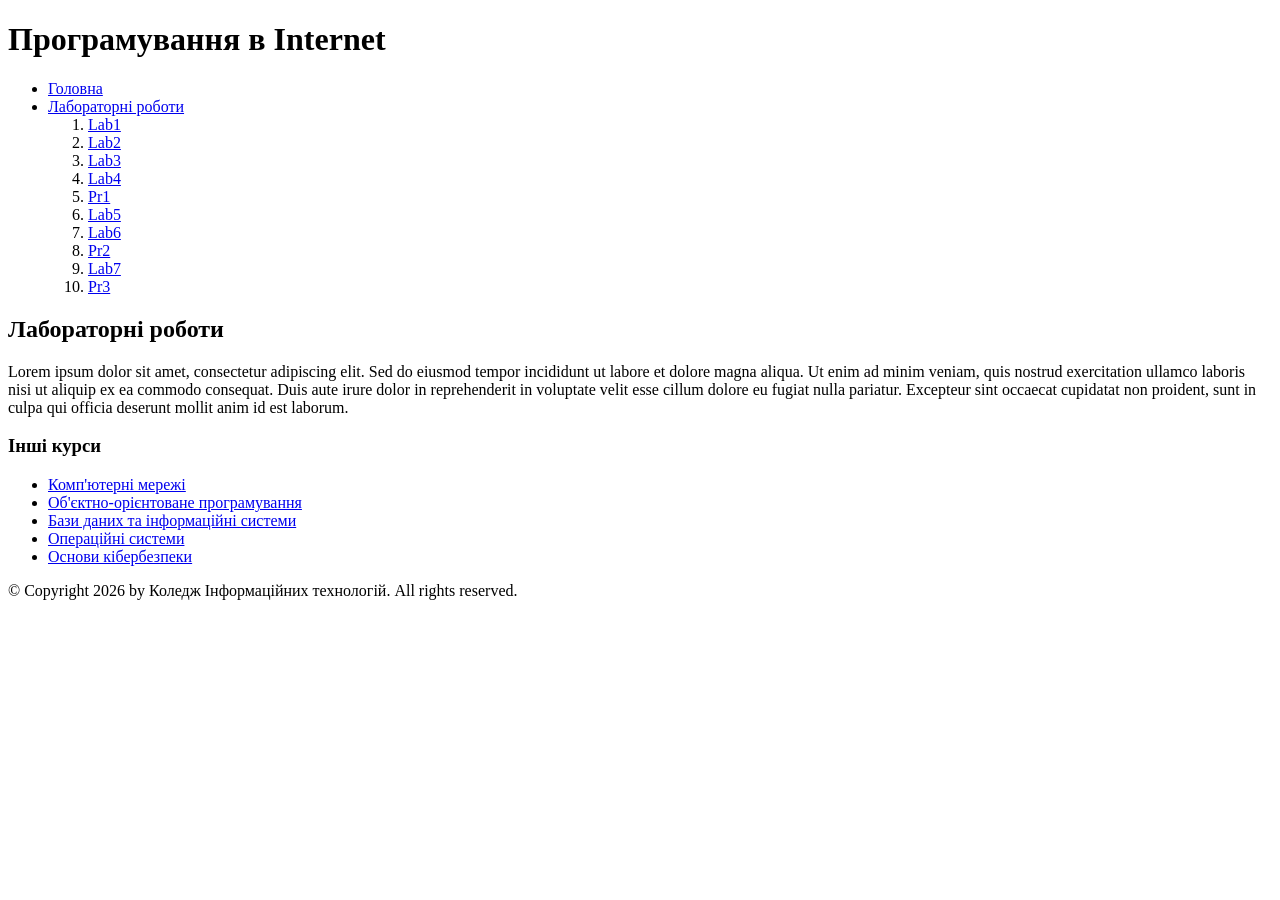
<file: index.html>
<!DOCTYPE html>
<html lang="uk">
<head>
    <meta charset="UTF-8">
    <meta name="viewport" content="width=device-width, initial-scale=1.0">
    <title>Лабораторна робота №2</title>
</head>
<body>

    <header>
        <h1>Програмування в Internet</h1>
    </header>

    <nav>
        <ul>
            <li><a href="/">Головна</a></li>
            <li>
                <a href="#labs">Лабораторні роботи</a>
                <ol>
                    <li><a href="./lab_1/index.html">Lab1 </a></li>
                    <li><a href="./LAB2/index.html">Lab2 </a></li>
                    <li><a href="./lab3/index.html">Lab3 </a></li>
                    <li><a href="./lab4/index.html">Lab4 </a></li>
                    <li><a href="./Pr1/index.html">Pr1 </a></li>
                    <li><a href="./lab5/index.html">Lab5 </a></li>
                    <li><a href="./lab6/index.html">Lab6</a></li>
                    <li><a href="./Pr2/index.html">Pr2</a></li>
                    <li><a href="./lab7/index.html">Lab7</a></li>
                    <li><a href="./Pr3/index.html">Pr3</a></li>
                </ol>
            </li>
        </ul>
    </nav>

    <!-- Main: Основний контент сайту -->
    <main>
        <article>
            <section id="labs">
                <h2>Лабораторні роботи</h2>
                <p>Lorem ipsum dolor sit amet, consectetur adipiscing elit. Sed do eiusmod tempor incididunt ut labore et dolore magna aliqua. Ut enim ad minim veniam, quis nostrud exercitation ullamco laboris nisi ut aliquip ex ea commodo consequat. Duis aute irure dolor in reprehenderit in voluptate velit esse cillum dolore eu fugiat nulla pariatur. Excepteur sint occaecat cupidatat non proident, sunt in culpa qui officia deserunt mollit anim id est laborum.</p>
            </section>
        </article>

        <!-- Aside: Інші курси -->
        <aside>
            <h3>Інші курси</h3>
            <ul>
                <li><a href="https://www.coursera.org/learn/computer-networking" target="_blank">Комп'ютерні мережі</a></li>
                <li><a href="https://www.coursera.org/learn/programming-languages" target="_blank">Об'єктно-орієнтоване програмування</a></li>
                <li><a href="https://www.coursera.org/learn/databases" target="_blank">Бази даних та інформаційні системи</a></li>
                <li><a href="https://www.coursera.org/learn/operating-systems" target="_blank">Операційні системи</a></li>
                <li><a href="https://www.coursera.org/learn/cybersecurity-basics" target="_blank">Основи кібербезпеки</a></li>
            </ul>
        </aside>
    </main>

    <!-- Footer: Авторські права -->
    <footer>
        <p>&copy; Copyright 2026 by Коледж Інформаційних технологій. All rights reserved.</p>
    </footer>

</body>
</html>
</file>
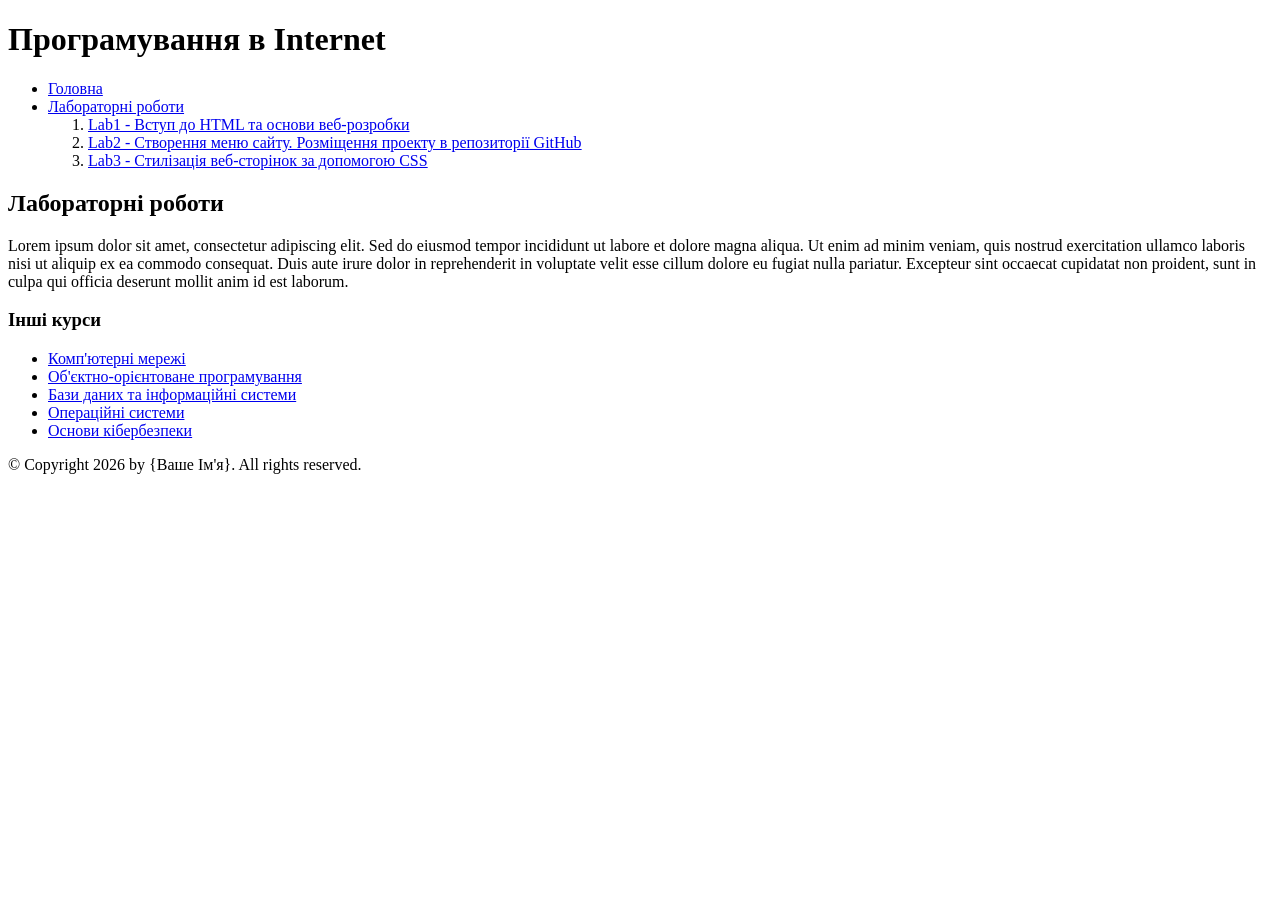
<file: LAB2/index.html>
<!DOCTYPE html>
<html lang="uk">
<head>
    <meta charset="UTF-8">
    <meta name="viewport" content="width=device-width, initial-scale=1.0">
    <title>Лабораторна робота №2</title>
</head>
<body>

    <header>
        <h1>Програмування в Internet</h1>
    </header>

    <nav>
        <ul>
            <li><a href="/">Головна</a></li>
            <li>
                <a href="#labs">Лабораторні роботи</a>
                <ol>
                    <li><a href="https://loquacious-peony-5c8db0.netlify.app/">Lab1 - Вступ до HTML та основи веб-розробки</a></li>
                    <li><a href="/LAB2/index.html">Lab2 - Створення меню сайту. Розміщення проекту в репозиторії GitHub</a></li>
                    <li><a href="/">Lab3 - Стилізація веб-сторінок за допомогою CSS</a></li>
                </ol>
            </li>
        </ul>
    </nav>

    <!-- Main: Основний контент сайту -->
    <main>
        <article>
            <section id="labs">
                <h2>Лабораторні роботи</h2>
                <p>Lorem ipsum dolor sit amet, consectetur adipiscing elit. Sed do eiusmod tempor incididunt ut labore et dolore magna aliqua. Ut enim ad minim veniam, quis nostrud exercitation ullamco laboris nisi ut aliquip ex ea commodo consequat. Duis aute irure dolor in reprehenderit in voluptate velit esse cillum dolore eu fugiat nulla pariatur. Excepteur sint occaecat cupidatat non proident, sunt in culpa qui officia deserunt mollit anim id est laborum.</p>
            </section>
        </article>

        <!-- Aside: Інші курси -->
        <aside>
            <h3>Інші курси</h3>
            <ul>
                <li><a href="https://www.coursera.org/learn/computer-networking" target="_blank">Комп'ютерні мережі</a></li>
                <li><a href="https://www.coursera.org/learn/programming-languages" target="_blank">Об'єктно-орієнтоване програмування</a></li>
                <li><a href="https://www.coursera.org/learn/databases" target="_blank">Бази даних та інформаційні системи</a></li>
                <li><a href="https://www.coursera.org/learn/operating-systems" target="_blank">Операційні системи</a></li>
                <li><a href="https://www.coursera.org/learn/cybersecurity-basics" target="_blank">Основи кібербезпеки</a></li>
            </ul>
        </aside>
    </main>

    <!-- Footer: Авторські права -->
    <footer>
        <p>&copy; Copyright 2026 by {Ваше Ім'я}. All rights reserved.</p>
    </footer>

</body>
</html>
</file>
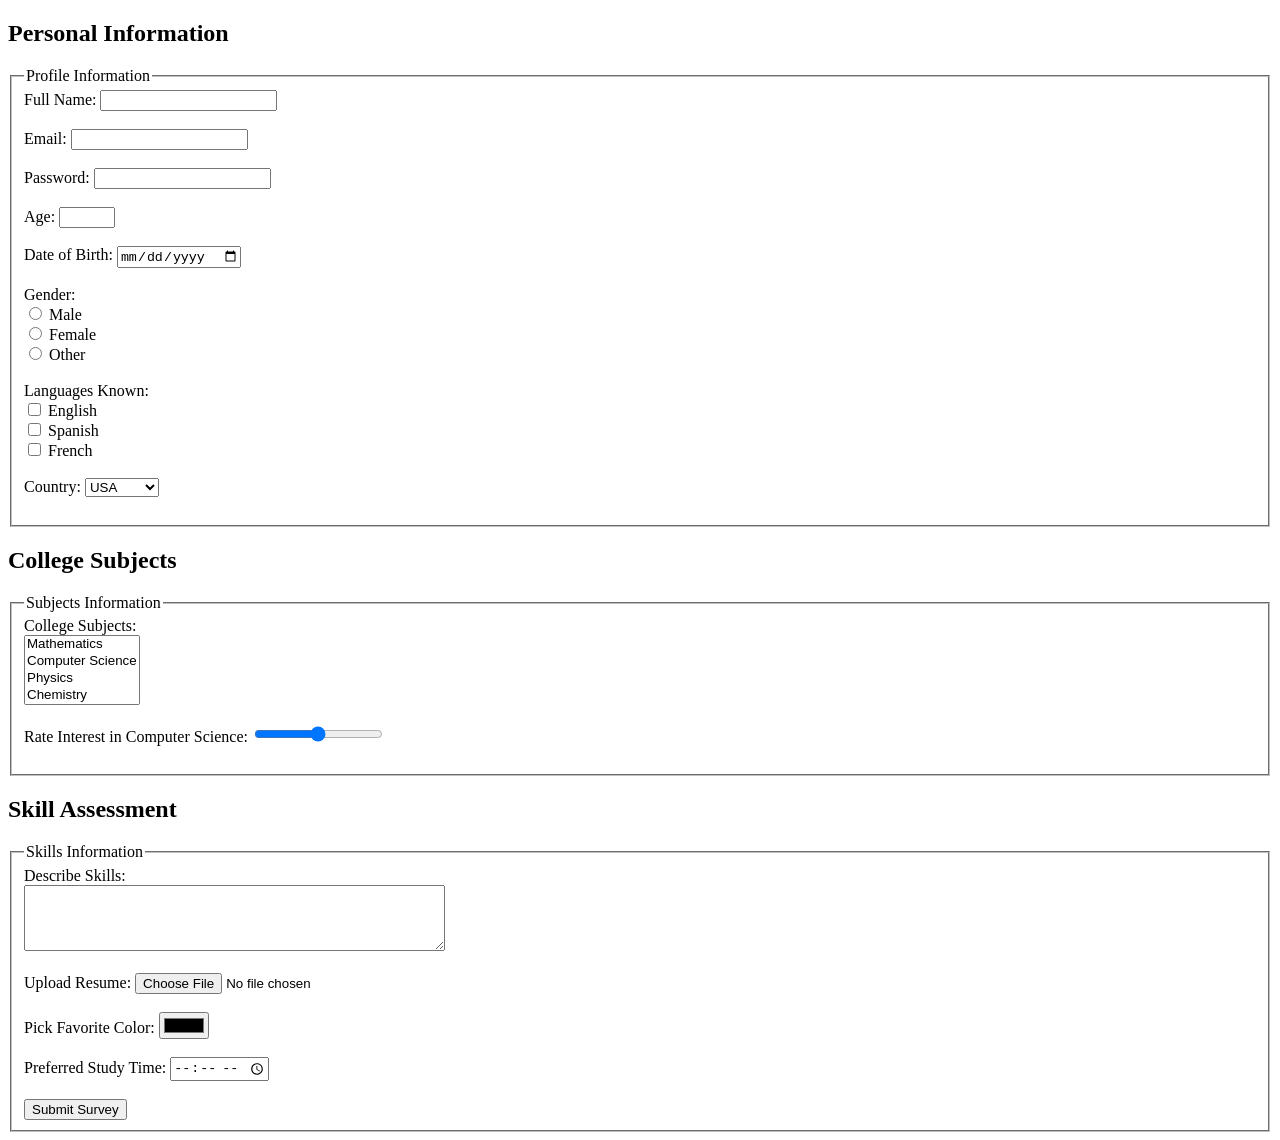
<file: lab4/index.html>
<!DOCTYPE html>
<html lang="en">

<head>
    <meta charset="UTF-8">
    <meta name="viewport" content="width=device-width, initial-scale=1.0">
    <title>4</title>
</head>

<body>
    <main>
        <form>
            <h2>Personal Information</h2>
            <fieldset>
                <legend>Profile Information</legend>
                <label for="fullName">Full Name:</label>
                <input type="text" id="fullName" name="fullName" required><br><br>

                <label for="email">Email:</label>
                <input type="email" id="email" name="email" required><br><br>

                <label for="password">Password:</label>
                <input type="password" id="password" name="password" required><br><br>

                <label for="age">Age:</label>
                <input type="number" id="age" name="age" min="1" max="120"><br><br>

                <label for="dob">Date of Birth:</label>
                <input type="date" id="dob" name="dob"><br><br>

                <label>Gender:</label><br>
                <input type="radio" id="male" name="gender" value="male">
                <label for="male">Male</label><br>
                <input type="radio" id="female" name="gender" value="female">
                <label for="female">Female</label><br>
                <input type="radio" id="other" name="gender" value="other">
                <label for="other">Other</label><br><br>

                <label>Languages Known:</label><br>
                <input type="checkbox" id="english" name="languages" value="english">
                <label for="english">English</label><br>
                <input type="checkbox" id="spanish" name="languages" value="spanish">
                <label for="spanish">Spanish</label><br>
                <input type="checkbox" id="french" name="languages" value="french">
                <label for="french">French</label><br><br>

                <label for="country">Country:</label>
                <select id="country" name="country">
                    <option value="usa">USA</option>
                    <option value="uk">UK</option>
                    <option value="canada">Canada</option>
                    <option value="australia">Australia</option>
                </select><br><br>
            </fieldset>
            <h2>College Subjects</h2>
            <fieldset>
                <legend>Subjects Information</legend>
                <label for="subjects">College Subjects:</label><br>
                <select id="subjects" name="subjects" multiple>
                    <option value="mathematics">Mathematics</option>
                    <option value="computerScience">Computer Science</option>
                    <option value="physics">Physics</option>
                    <option value="chemistry">Chemistry</option>
                    <option value="english">English</option>
                </select><br><br>
                <label for="interest">Rate Interest in Computer Science:</label>
                <input type="range" id="interest" name="interest" min="0" max="10"><br><br>
            </fieldset>

            <h2>Skill Assessment</h2>
            <fieldset>
                <legend>Skills Information</legend>
                <label for="skills">Describe Skills:</label><br>
                <textarea id="skills" name="skills" rows="4" cols="50"></textarea><br><br>

                <label for="resume">Upload Resume:</label>
                <input type="file" id="resume" name="resume"><br><br>

                <label for="favoriteColor">Pick Favorite Color:</label>
                <input type="color" id="favoriteColor" name="favoriteColor"><br><br>

                <label for="studyTime">Preferred Study Time:</label>
                <input type="time" id="studyTime" name="studyTime"><br><br>

                <input type="submit" value="Submit Survey">
            </fieldset>
        </form>
    </main>
</body>

</html>
</file>
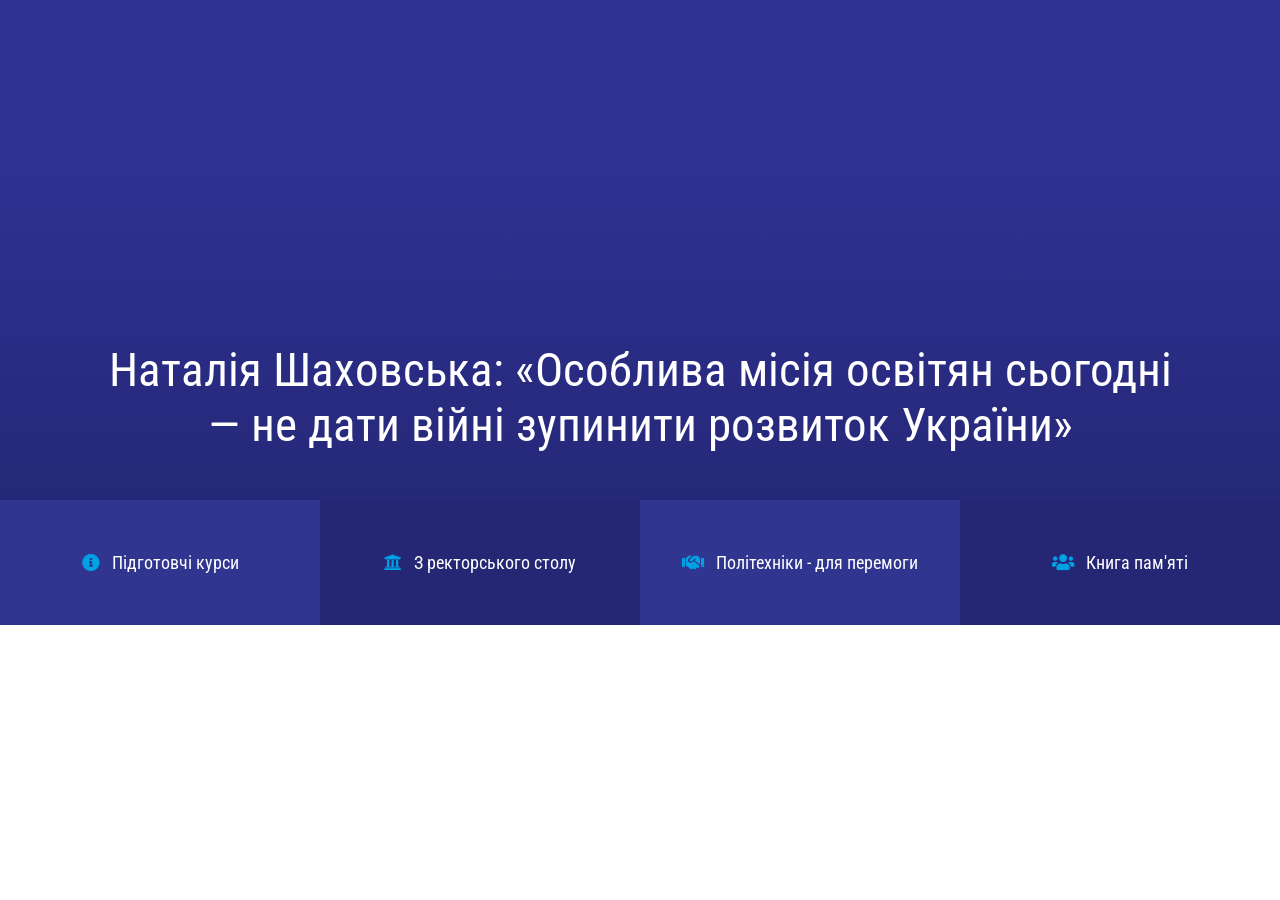
<file: lab5/index.html>
<!DOCTYPE html>
<html lang="uk">
<head>
    <meta charset="UTF-8">
    <meta name="viewport" content="width=device-width, initial-scale=1.0">
    <title>Львівська політехніка</title>
    <link rel="preconnect" href="https://fonts.googleapis.com">
    <link rel="preconnect" href="https://fonts.gstatic.com" crossorigin>
    <link href="https://fonts.googleapis.com/css2?family=Roboto+Condensed:wght@400;700&display=swap" rel="stylesheet">
    <link rel="stylesheet" href="https://cdnjs.cloudflare.com/ajax/libs/font-awesome/5.13.1/css/all.min.css">
    <link rel="stylesheet" href="style.css">
</head>
<body>
    <header id="hero_container" aria-label="Hero Image">
        <div id="hero" style="background-image: url('https://lpnu.ua/sites/default/files/styles/hero/public/2026/10/3/news/37814/znimok-ekrana-2026-10-03-223810.png?itok=f-rkRipX');">
            <div class="shadow"></div>
            <div class="hero-content">
                <h1>
                    <a href="https://lpnu.ua/news/nataliia-shakhovska-osoblyva-misiia-osvitian-sohodni-ne-daty-viini-zupynyty-rozvytok-ukrainy">
                        Наталія Шаховська: «Особлива місія освітян сьогодні — не дати війні зупинити розвиток України»
                    </a>
                </h1>
            </div>
        </div>

        <nav class="shortcuts" aria-label="Швидкі посилання">
            <a class="shortcut shortcut-1" href="https://lpnu.ua/pidhotovchi-kursy">
                <h2><i class="fas fa-info-circle" aria-hidden="true"></i><span>Підготовчі курси</span></h2>
            </a>
            <a class="shortcut shortcut-2" href="https://lpnu.ua/reflections">
                <h2><i class="fas fa-university" aria-hidden="true"></i><span>З ректорського столу</span></h2>
            </a>
            <a class="shortcut shortcut-3" href="https://lpnu.ua/politekhniky-dlia-peremohy">
                <h2><i class="fas fa-handshake" aria-hidden="true"></i><span>Політехніки - для перемоги</span></h2>
            </a>
            <a class="shortcut shortcut-4" href="https://lpnu.ua/knyha-pamiati">
                <h2><i class="fas fa-users" aria-hidden="true"></i><span>Книга пам'яті</span></h2>
            </a>
        </nav>
    </header>
</body>
</html>
</file>
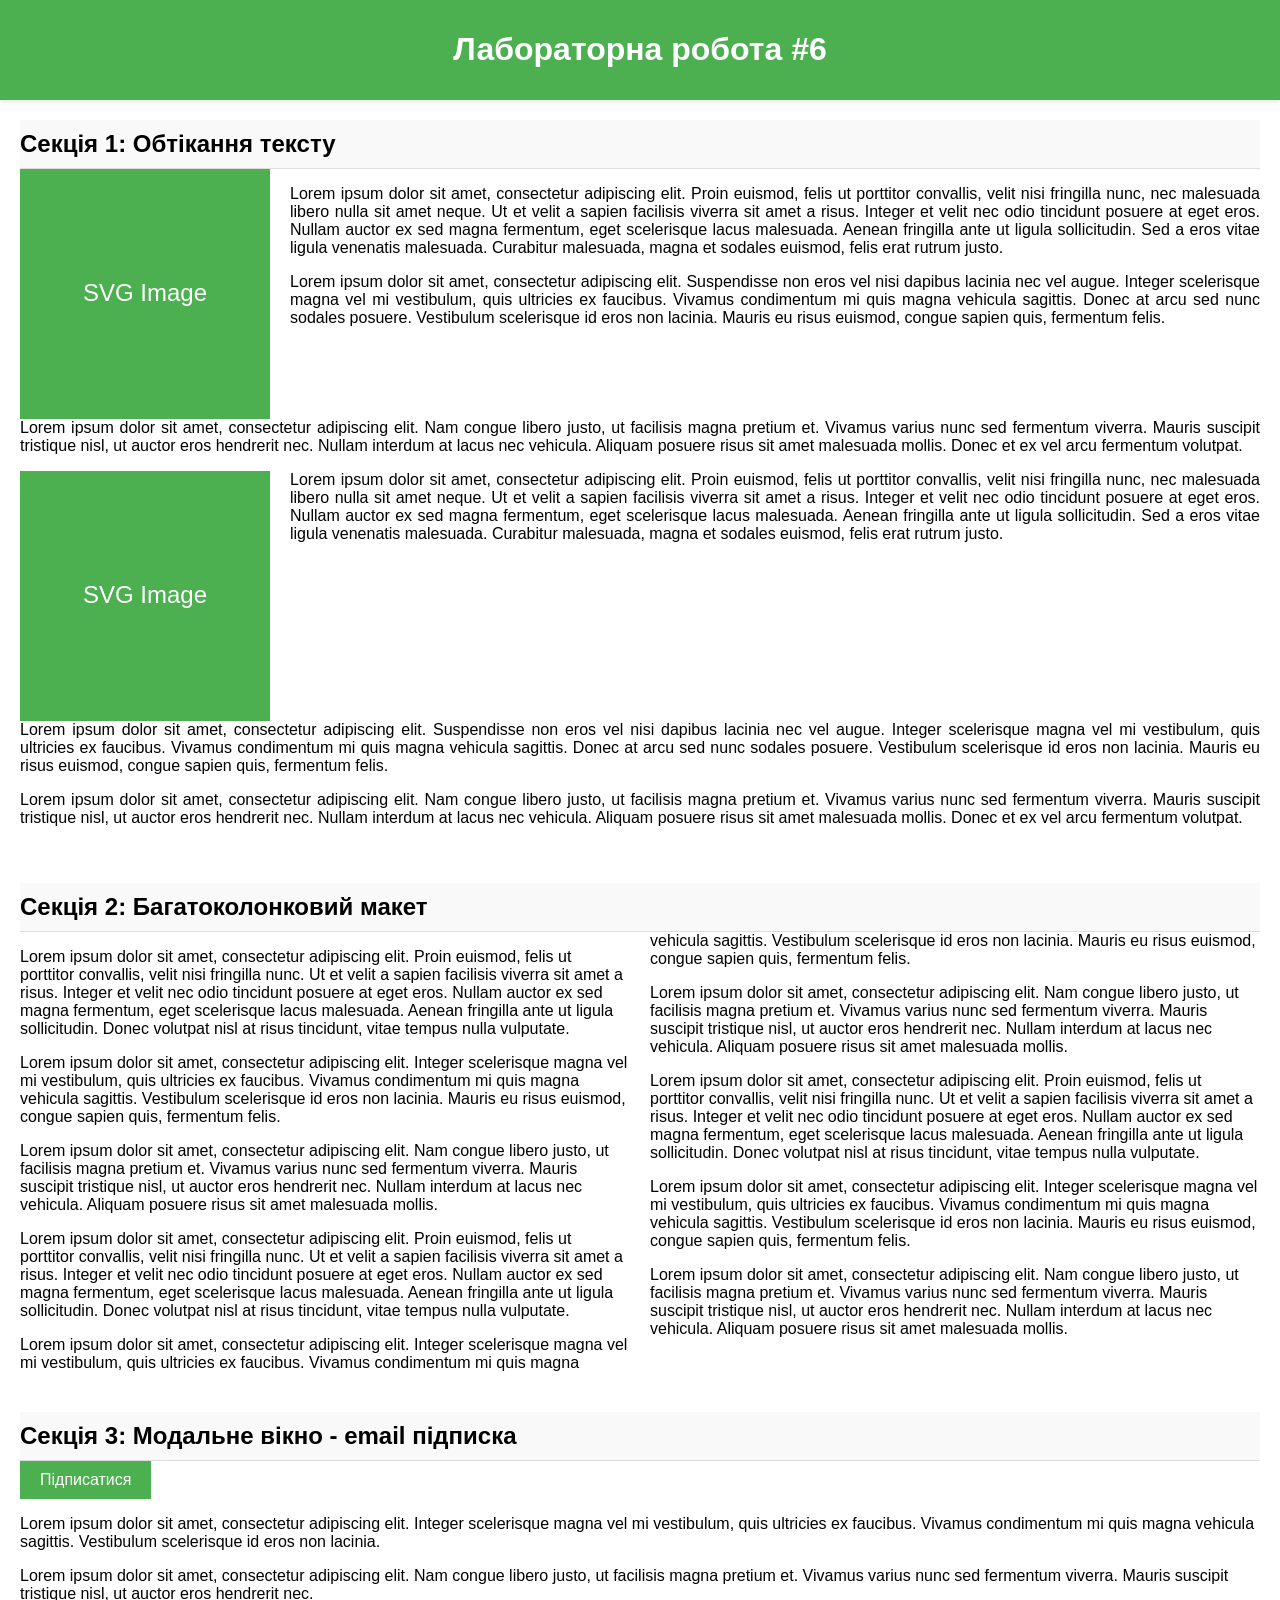
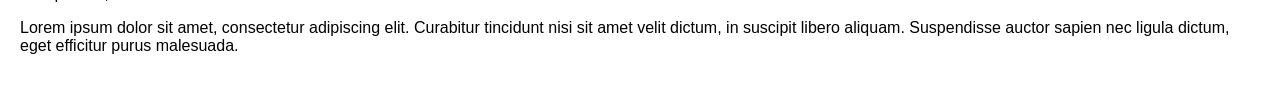
<file: lab6/index.html>
<!DOCTYPE html>
<html lang="uk">
<head>
    <meta charset="UTF-8">
    <meta name="viewport" content="width=device-width, initial-scale=1.0">
    <title>Лабораторна робота #6: floats, positioning, multicolumn layout.</title>
    <link rel="stylesheet" href="style/styles.css">
</head>
<body>
<header>
    <h1>Лабораторна робота #6</h1>
</header>

<!-- Секція 1 -->
<section id="section-1">
    <h2>Секція 1: Обтікання тексту</h2>
    <img src="img/image.svg" alt="SVG зображення">
    <p class="text">
        Lorem ipsum dolor sit amet, consectetur adipiscing elit.
        Proin euismod, felis ut porttitor convallis, velit nisi fringilla nunc, nec malesuada libero nulla sit amet neque.
        Ut et velit a sapien facilisis viverra sit amet a risus. Integer et velit nec odio tincidunt posuere at eget eros.
        Nullam auctor ex sed magna fermentum, eget scelerisque lacus malesuada. Aenean fringilla ante ut ligula sollicitudin.
        Sed a eros vitae ligula venenatis malesuada. Curabitur malesuada, magna et sodales euismod, felis erat rutrum justo.
    </p>
    <p class="text">
        Lorem ipsum dolor sit amet, consectetur adipiscing elit. Suspendisse non eros vel nisi dapibus lacinia nec vel augue.
        Integer scelerisque magna vel mi vestibulum, quis ultricies ex faucibus. Vivamus condimentum mi quis magna vehicula sagittis.
        Donec at arcu sed nunc sodales posuere. Vestibulum scelerisque id eros non lacinia. Mauris eu risus euismod, congue sapien quis,
        fermentum felis.
    </p>
    <p class="text clear">
        Lorem ipsum dolor sit amet, consectetur adipiscing elit. Nam congue libero justo, ut facilisis magna pretium et.
        Vivamus varius nunc sed fermentum viverra. Mauris suscipit tristique nisl, ut auctor eros hendrerit nec.
        Nullam interdum at lacus nec vehicula. Aliquam posuere risus sit amet malesuada mollis. Donec et ex vel arcu fermentum volutpat.
    </p>
    <img src="img/image.svg" alt="SVG зображення">
    <p class="text">
        Lorem ipsum dolor sit amet, consectetur adipiscing elit.
        Proin euismod, felis ut porttitor convallis, velit nisi fringilla nunc, nec malesuada libero nulla sit amet neque.
        Ut et velit a sapien facilisis viverra sit amet a risus. Integer et velit nec odio tincidunt posuere at eget eros.
        Nullam auctor ex sed magna fermentum, eget scelerisque lacus malesuada. Aenean fringilla ante ut ligula sollicitudin.
        Sed a eros vitae ligula venenatis malesuada. Curabitur malesuada, magna et sodales euismod, felis erat rutrum justo.
    </p>
    <p class="text clear">
        Lorem ipsum dolor sit amet, consectetur adipiscing elit. Suspendisse non eros vel nisi dapibus lacinia nec vel augue.
        Integer scelerisque magna vel mi vestibulum, quis ultricies ex faucibus. Vivamus condimentum mi quis magna vehicula sagittis.
        Donec at arcu sed nunc sodales posuere. Vestibulum scelerisque id eros non lacinia. Mauris eu risus euismod, congue sapien quis,
        fermentum felis.
    </p>
    <p class="text">
        Lorem ipsum dolor sit amet, consectetur adipiscing elit. Nam congue libero justo, ut facilisis magna pretium et.
        Vivamus varius nunc sed fermentum viverra. Mauris suscipit tristique nisl, ut auctor eros hendrerit nec.
        Nullam interdum at lacus nec vehicula. Aliquam posuere risus sit amet malesuada mollis. Donec et ex vel arcu fermentum volutpat.
    </p>
</section>

<!-- Секція 2 -->
<section id="section-2">
    <h2>Секція 2: Багатоколонковий макет</h2>
    <div class="multicolumn-text">
        <p>
            Lorem ipsum dolor sit amet, consectetur adipiscing elit. Proin euismod, felis ut porttitor convallis, velit nisi fringilla nunc.
            Ut et velit a sapien facilisis viverra sit amet a risus. Integer et velit nec odio tincidunt posuere at eget eros.
            Nullam auctor ex sed magna fermentum, eget scelerisque lacus malesuada. Aenean fringilla ante ut ligula sollicitudin.
            Donec volutpat nisl at risus tincidunt, vitae tempus nulla vulputate.
        </p>
        <p>
            Lorem ipsum dolor sit amet, consectetur adipiscing elit. Integer scelerisque magna vel mi vestibulum, quis ultricies ex faucibus.
            Vivamus condimentum mi quis magna vehicula sagittis. Vestibulum scelerisque id eros non lacinia. Mauris eu risus euismod,
            congue sapien quis, fermentum felis.
        </p>
        <p>
            Lorem ipsum dolor sit amet, consectetur adipiscing elit. Nam congue libero justo, ut facilisis magna pretium et.
            Vivamus varius nunc sed fermentum viverra. Mauris suscipit tristique nisl, ut auctor eros hendrerit nec.
            Nullam interdum at lacus nec vehicula. Aliquam posuere risus sit amet malesuada mollis.
        </p>
        <p>
            Lorem ipsum dolor sit amet, consectetur adipiscing elit. Proin euismod, felis ut porttitor convallis, velit nisi fringilla nunc.
            Ut et velit a sapien facilisis viverra sit amet a risus. Integer et velit nec odio tincidunt posuere at eget eros.
            Nullam auctor ex sed magna fermentum, eget scelerisque lacus malesuada. Aenean fringilla ante ut ligula sollicitudin.
            Donec volutpat nisl at risus tincidunt, vitae tempus nulla vulputate.
        </p>
        <p>
            Lorem ipsum dolor sit amet, consectetur adipiscing elit. Integer scelerisque magna vel mi vestibulum, quis ultricies ex faucibus.
            Vivamus condimentum mi quis magna vehicula sagittis. Vestibulum scelerisque id eros non lacinia. Mauris eu risus euismod,
            congue sapien quis, fermentum felis.
        </p>
        <p>
            Lorem ipsum dolor sit amet, consectetur adipiscing elit. Nam congue libero justo, ut facilisis magna pretium et.
            Vivamus varius nunc sed fermentum viverra. Mauris suscipit tristique nisl, ut auctor eros hendrerit nec.
            Nullam interdum at lacus nec vehicula. Aliquam posuere risus sit amet malesuada mollis.
        </p>
        <p>
            Lorem ipsum dolor sit amet, consectetur adipiscing elit. Proin euismod, felis ut porttitor convallis, velit nisi fringilla nunc.
            Ut et velit a sapien facilisis viverra sit amet a risus. Integer et velit nec odio tincidunt posuere at eget eros.
            Nullam auctor ex sed magna fermentum, eget scelerisque lacus malesuada. Aenean fringilla ante ut ligula sollicitudin.
            Donec volutpat nisl at risus tincidunt, vitae tempus nulla vulputate.
        </p>
        <p>
            Lorem ipsum dolor sit amet, consectetur adipiscing elit. Integer scelerisque magna vel mi vestibulum, quis ultricies ex faucibus.
            Vivamus condimentum mi quis magna vehicula sagittis. Vestibulum scelerisque id eros non lacinia. Mauris eu risus euismod,
            congue sapien quis, fermentum felis.
        </p>
        <p>
            Lorem ipsum dolor sit amet, consectetur adipiscing elit. Nam congue libero justo, ut facilisis magna pretium et.
            Vivamus varius nunc sed fermentum viverra. Mauris suscipit tristique nisl, ut auctor eros hendrerit nec.
            Nullam interdum at lacus nec vehicula. Aliquam posuere risus sit amet malesuada mollis.
        </p>
    </div>
</section>

<!-- Секція 3 -->
<section id="section-3">
    <h2>Секція 3: Модальне вікно - email підписка</h2>
    <button id="subscribe-button">Підписатися</button>
    <p>
        Lorem ipsum dolor sit amet, consectetur adipiscing elit. Integer scelerisque magna vel mi vestibulum, quis ultricies ex faucibus.
        Vivamus condimentum mi quis magna vehicula sagittis. Vestibulum scelerisque id eros non lacinia.
    </p>
    <p>
        Lorem ipsum dolor sit amet, consectetur adipiscing elit. Nam congue libero justo, ut facilisis magna pretium et.
        Vivamus varius nunc sed fermentum viverra. Mauris suscipit tristique nisl, ut auctor eros hendrerit nec.
    </p>
    <p>
        Lorem ipsum dolor sit amet, consectetur adipiscing elit. Curabitur tincidunt nisi sit amet velit dictum, in suscipit libero aliquam.
        Suspendisse auctor sapien nec ligula dictum, eget efficitur purus malesuada.
    </p>
</section>

<!-- Модальне вікно -->
<div id="modal" class="hidden">
    <div class="modal-content">
        <form id="subscribe-form">
            <label for="email">Введіть вашу електронну пошту:</label>
            <input type="email" id="email" name="email" required>
            <button type="submit">Зберегти</button>
        </form>
    </div>
</div>

<!-- JavaScript -->
<script>
    const subscribeButton = document.getElementById("subscribe-button");
    const modal = document.getElementById("modal");

    subscribeButton.addEventListener("click", () => {
        modal.classList.remove("hidden");
    });

    modal.addEventListener("click", (event) => {
        if (event.target === modal) {
            modal.classList.add("hidden");
        }
    });
</script>
</body>
</html>
</file>
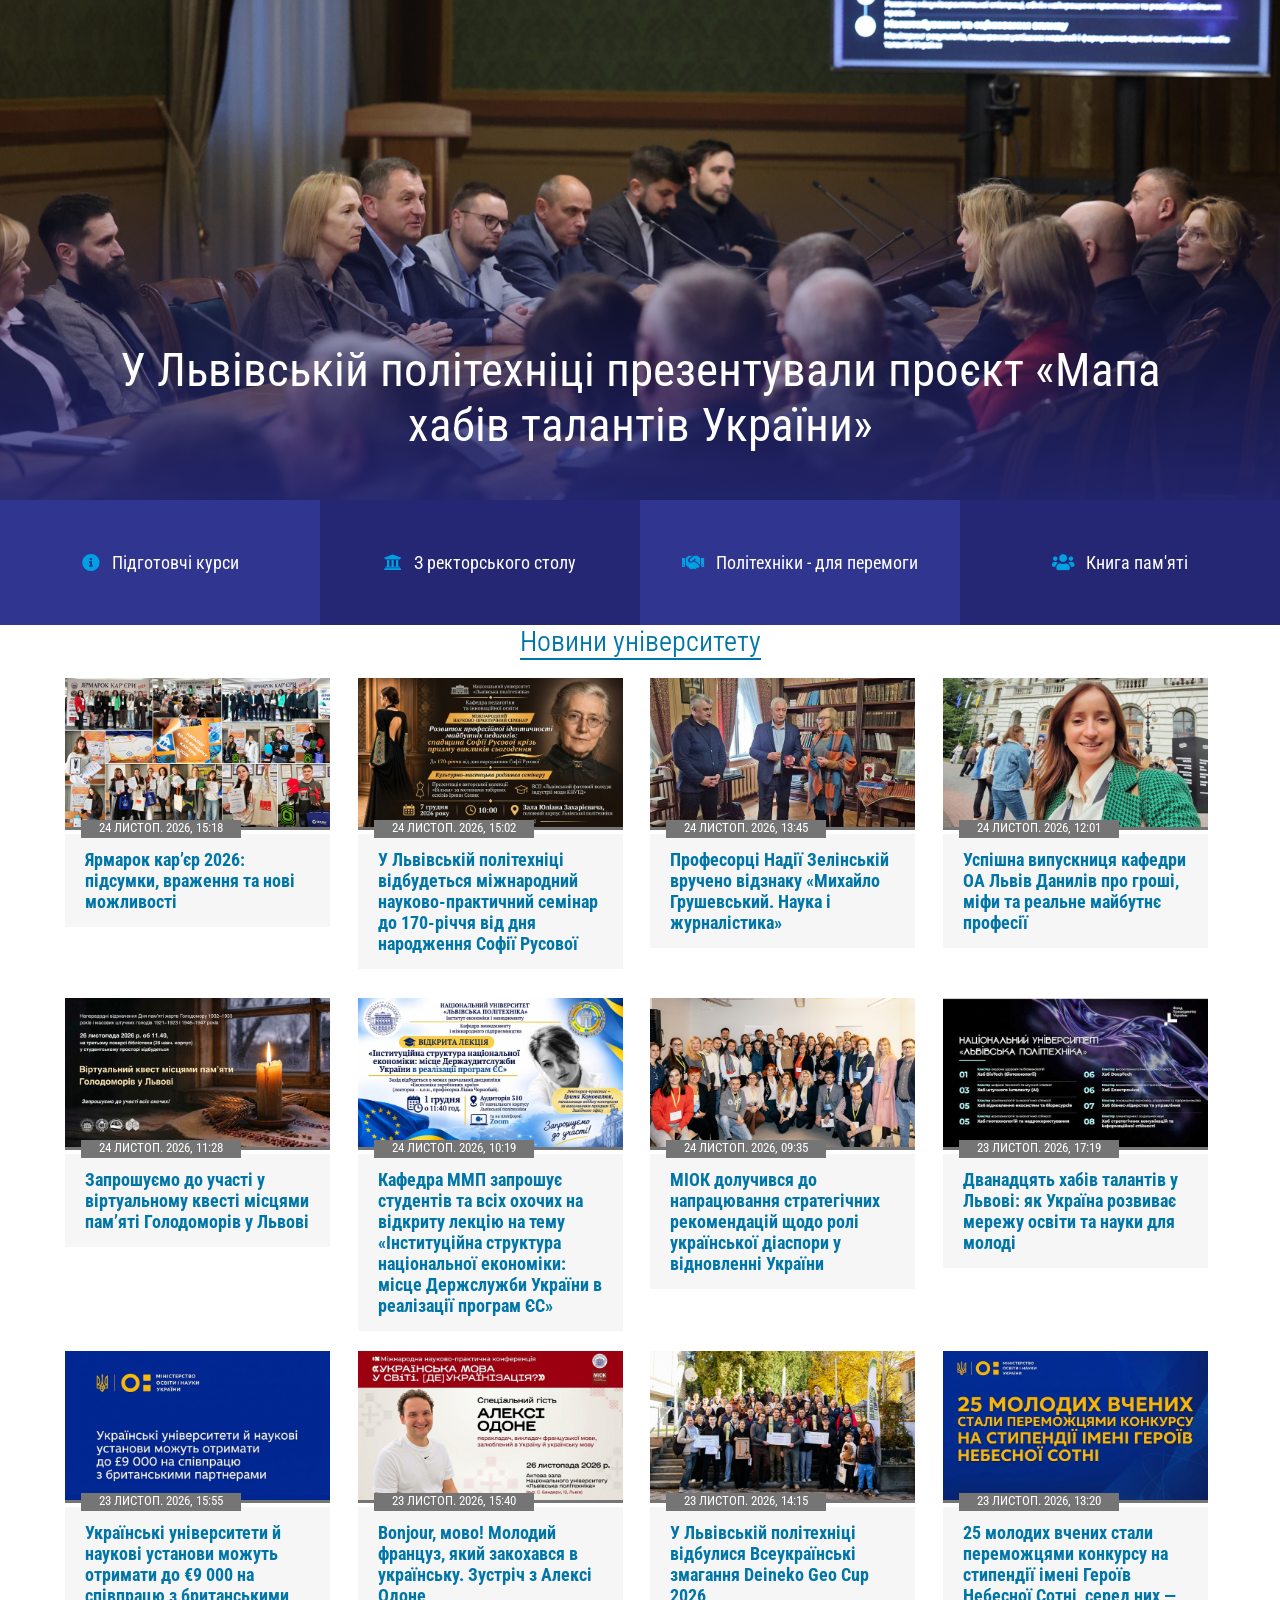
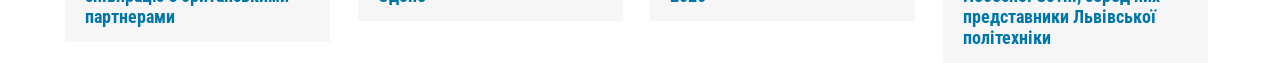
<file: lab7/index.html>
<!DOCTYPE html>
<html lang="uk">
<head>
    <meta charset="UTF-8">
    <meta name="viewport" content="width=device-width, initial-scale=1.0">
    <title>Львівська політехніка</title>
    <link rel="preconnect" href="https://fonts.googleapis.com">
    <link rel="preconnect" href="https://fonts.gstatic.com" crossorigin>
    <link href="https://fonts.googleapis.com/css2?family=Roboto+Condensed:wght@400;700&display=swap" rel="stylesheet">
    <link rel="stylesheet" href="https://cdnjs.cloudflare.com/ajax/libs/font-awesome/5.13.1/css/all.min.css">
    <link rel="stylesheet" href="style.css">
</head>
<body>
    <header id="hero_container" aria-label="Hero Image">
        <div id="hero" style="background-image: url('./img/hero.jpg');">
            <div class="shadow"></div>
            <div class="hero-content">
                <h1>
                    <a href="https://lpnu.ua/news/nataliia-shakhovska-osoblyva-misiia-osvitian-sohodni-ne-daty-viini-zupynyty-rozvytok-ukrainy">
                        У Львівській політехніці презентували проєкт «Мапа хабів талантів України»
                    </a>
                </h1>
            </div>
        </div>

        <nav class="shortcuts" aria-label="Швидкі посилання">
            <a class="shortcut shortcut-1" href="https://lpnu.ua/pidhotovchi-kursy">
                <h2><i class="fas fa-info-circle" aria-hidden="true"></i><span>Підготовчі курси</span></h2>
            </a>
            <a class="shortcut shortcut-2" href="https://lpnu.ua/reflections">
                <h2><i class="fas fa-university" aria-hidden="true"></i><span>З ректорського столу</span></h2>
            </a>
            <a class="shortcut shortcut-3" href="https://lpnu.ua/politekhniky-dlia-peremohy">
                <h2><i class="fas fa-handshake" aria-hidden="true"></i><span>Політехніки - для перемоги</span></h2>
            </a>
            <a class="shortcut shortcut-4" href="https://lpnu.ua/knyha-pamiati">
                <h2><i class="fas fa-users" aria-hidden="true"></i><span>Книга пам'яті</span></h2>
            </a>
        </nav>
    </header>

    <div class="header">
        <a>Новини університету</a>
    </div>

    <div class="grid">
        <div class="news_block">
            <div class="img"><img src="./img/1.jpg" alt="News Image"></div>
            <div class="date">24 ЛИСТОП. 2026, 15:18</div>
            <div class="text">Ярмарок кар’єр 2026: підсумки, враження та нові можливості</div>
        </div>
        <div class="news_block">
            <div class="img"><img src="./img/2.jpg" alt="News Image"></div>
            <div class="date">24 ЛИСТОП. 2026, 15:02</div>
            <div class="text">У Львівській політехніці відбудеться міжнародний науково-практичний семінар до 170-річчя від дня народження Софії Русової</div>
        </div>
        <div class="news_block">
            <div class="img"><img src="./img/3.jpg" alt="News Image"></div>
            <div class="date">24 ЛИСТОП. 2026, 13:45</div>
            <div class="text">Професорці Надії Зелінській вручено відзнаку «Михайло Грушевський. Наука і журналістика»</div>
        </div>
        <div class="news_block">
            <div class="img"><img src="./img/4.jpg" alt="News Image"></div>
            <div class="date">24 ЛИСТОП. 2026, 12:01</div>
            <div class="text">Успішна випускниця кафедри ОА Львів Данилів про гроші, міфи та реальне майбутнє професії</div>
        </div>
        <div class="news_block">
            <div class="img"><img src="./img/5.jpg" alt="News Image"></div>
            <div class="date">24 ЛИСТОП. 2026, 11:28</div>
            <div class="text">Запрошуємо до участі у віртуальному квесті місцями пам’яті Голодоморів у Львові</div>
        </div>
        <div class="news_block">
            <div class="img"><img src="./img/6.jpg" alt="News Image"></div>
            <div class="date">24 ЛИСТОП. 2026, 10:19</div>
            <div class="text">Кафедра ММП запрошує студентів та всіх охочих на відкриту лекцію на тему «Інституційна структура національної економіки: місце Держслужби України в реалізації програм ЄС»</div>
        </div>
        <div class="news_block">
            <div class="img"><img src="./img/7.jpg" alt="News Image"></div>
            <div class="date">24 ЛИСТОП. 2026, 09:35</div>
            <div class="text">МІОК долучився до напрацювання стратегічних рекомендацій щодо ролі української діаспори у відновленні України</div>
        </div>
        <div class="news_block">
            <div class="img"><img src="./img/8.jpg" alt="News Image"></div>
            <div class="date">23 ЛИСТОП. 2026, 17:19</div>
            <div class="text">Дванадцять хабів талантів у Львові: як Україна розвиває мережу освіти та науки для молоді</div>
        </div>
        <div class="news_block">
            <div class="img"><img src="./img/9.jpg" alt="News Image"></div>
            <div class="date">23 ЛИСТОП. 2026, 15:55</div>
            <div class="text">Українські університети й наукові установи можуть отримати до €9 000 на співпрацю з британськими партнерами</div>
        </div>
        <div class="news_block">
            <div class="img"><img src="./img/10.jpg" alt="News Image"></div>
            <div class="date">23 ЛИСТОП. 2026, 15:40</div>
            <div class="text">Bonjour, мово! Молодий француз, який закохався в українську. Зустріч з Алексі Одоне</div>
        </div>
        <div class="news_block">
            <div class="img"><img src="./img/11.jpg" alt="News Image"></div>
            <div class="date">23 ЛИСТОП. 2026, 14:15</div>
            <div class="text">У Львівській політехніці відбулися Всеукраїнські змагання Deineko Geo Cup 2026</div>
        </div>
        <div class="news_block">
            <div class="img"><img src="./img/12.jpg" alt="News Image"></div>
            <div class="date">23 ЛИСТОП. 2026, 13:20</div>
            <div class="text">25 молодих вчених стали переможцями конкурсу на стипендії імені Героїв Небесної Сотні, серед них — представники Львівської політехніки</div>
        </div>
    </div>
</body>
</html>
</file>
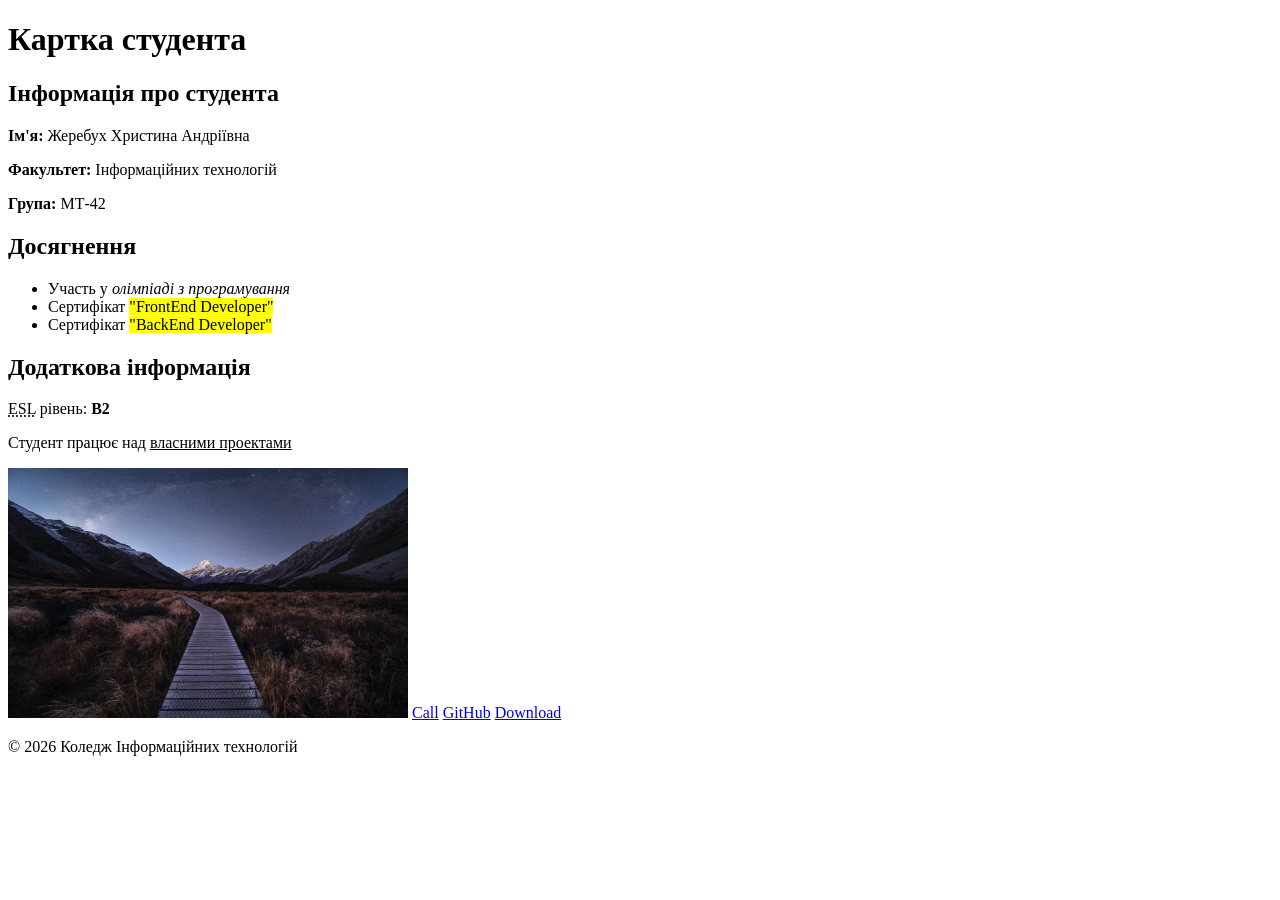
<file: lab_1/index.html>
<!DOCTYPE html>
<html lang="en">
<head>
    <meta charset="UTF-8">
    <meta name="viewport" content="width=device-width, initial-scale=1.0">
    <title>Лабораторна робота 1</title>
</head>
<body>
    <header><h1>Картка студента</h1></header>

    <main>
        <section>
            <h2>Інформація про студента</h2>

            <p><b>Ім'я: </b>Жеребух Христина Андріївна</p>
            <p><b>Факультет: </b>Інформаційних технологій</p>
            <p><b>Група: </b>МТ-42</p>
        </section>

        <section>
            <h2>Досягнення</h2>
            <ul>
                <li>Участь у <i>олімпіаді з програмування</i></li>
                <li>Сертифікат <mark>"FrontEnd Developer"</mark></li>
                <li>Сертифікат <mark>"BackEnd Developer"</mark></li>
            </ul>
        </section>

        <section>
            <h2>Додаткова інформація</h2>
            <p><abbr title="English as second language">ESL</abbr> рівень: <b>B2</b></p>

            <p>Студент працює над <u>власними проектами</u></p>

        </section>
    </main>

    <aside>
        <section>
            <img src="pht.jpg" alt="cccc" width="400" height="250">
            <a href="tel:+380671234567">Call</a>
            <a href="https://github.com/">GitHub</a>
            <a href="pht.jpg" download="pht.jpg">Download</a>

        </section>
    </aside>


    <footer>
        <p>&copy; 2026 Коледж Інформаційних технологій</p>
    </footer>
    




</body>
</html>
</file>
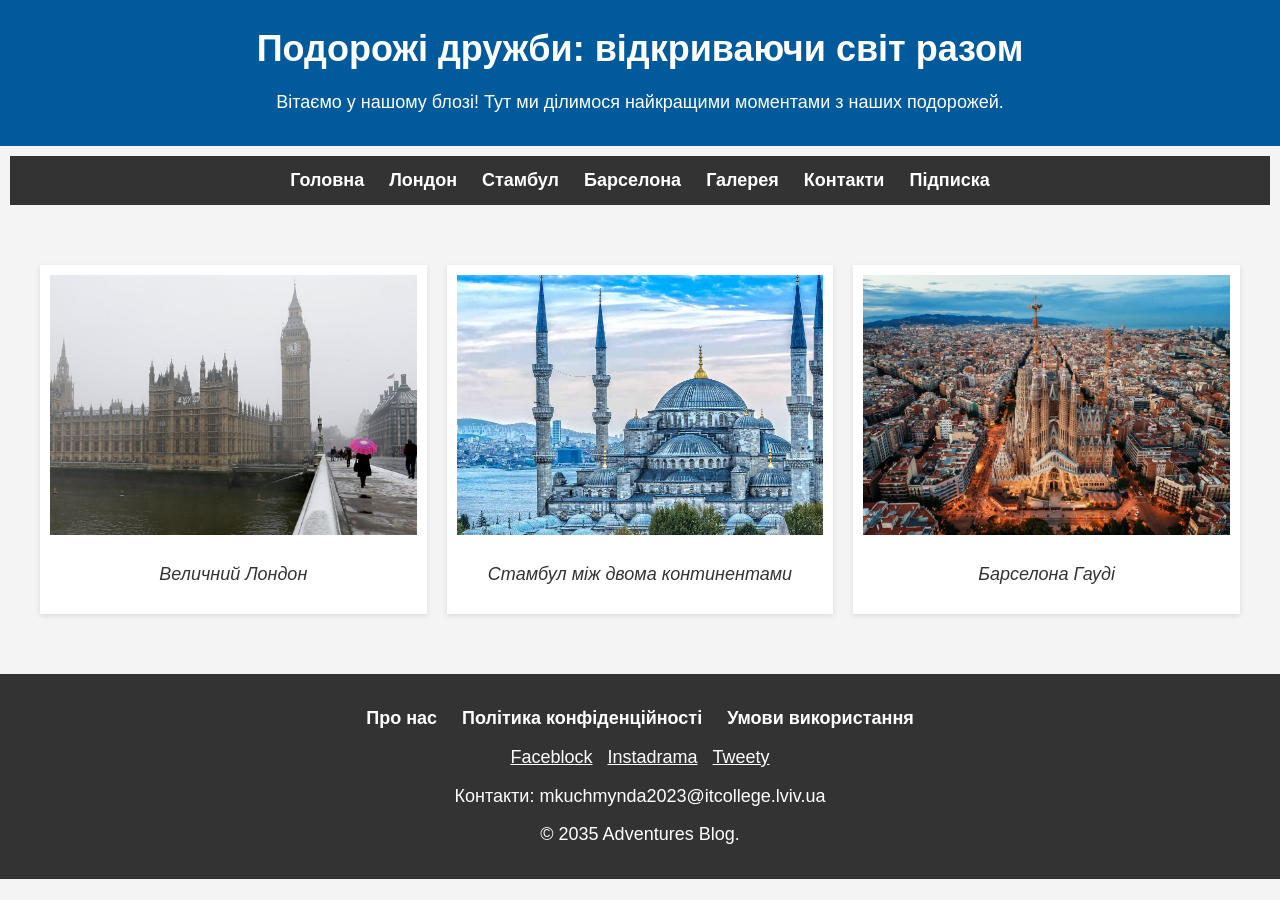
<file: Pr1/index.html>
<!DOCTYPE html>
<html lang="uk">
<head>
    <meta charset="UTF-8">
    <meta name="viewport" content="width=device-width, initial-scale=1.0">
    <title>Global Adventures Blog</title>
    <link rel="stylesheet" href="css/style.css">
</head>
<body>
    <header>
        <h1>Подорожі дружби: відкриваючи світ разом</h1>
        <p>Вітаємо у нашому блозі! Тут ми ділимося найкращими моментами з наших подорожей.</p>
    </header>
    
    <nav>
        <ul>
            <li><a href="index.html">Головна</a></li>
            <li><a href="london.html">Лондон</a></li>
            <li><a href="istanbul.html">Стамбул</a></li>
            <li><a href="barcelona.html">Барселона</a></li>
            <li><a href="gallery.html">Галерея</a></li>
            <li><a href="contact.html">Контакти</a></li>
            <li><a href="subscribe.html">Підписка</a></li>
        </ul>
    </nav>

    <main>
        <section id="photo-gallery">
            <ul>
                <li>
                    <figure>
                        <img src="img/london1.jpg" alt="Біг-Бен у Лондоні">
                        <figcaption>Величний Лондон</figcaption>
                    </figure>
                </li>
                <li>
                    <figure>
                        <img src="img/istanbul1.jpg" alt="Блакитна мечеть у Стамбулі">
                        <figcaption>Стамбул між двома континентами</figcaption>
                    </figure>
                </li>
                <li>
                    <figure>
                        <img src="img/barcelona1.jpg" alt="Саграда Фамілія в Барселоні">
                        <figcaption>Барселона Гауді</figcaption>
                    </figure>
                </li>
            </ul>
        </section>
    </main>

    <footer>
        <nav>
            <ul>
                <li><a href="#">Про нас</a></li>
                <li><a href="#">Політика конфіденційності</a></li>
                <li><a href="#">Умови використання</a></li>
            </ul>
        </nav>
        <div class="social-media">
            <a href="#">Faceblock</a>
            <a href="#">Instadrama</a>
            <a href="#">Tweety</a>
        </div>
        <p>Контакти: mkuchmynda2023@itcollege.lviv.ua</p>
        <p>&copy; 2035 Adventures Blog.</p>
    </footer>
</body>
</html>
</file>
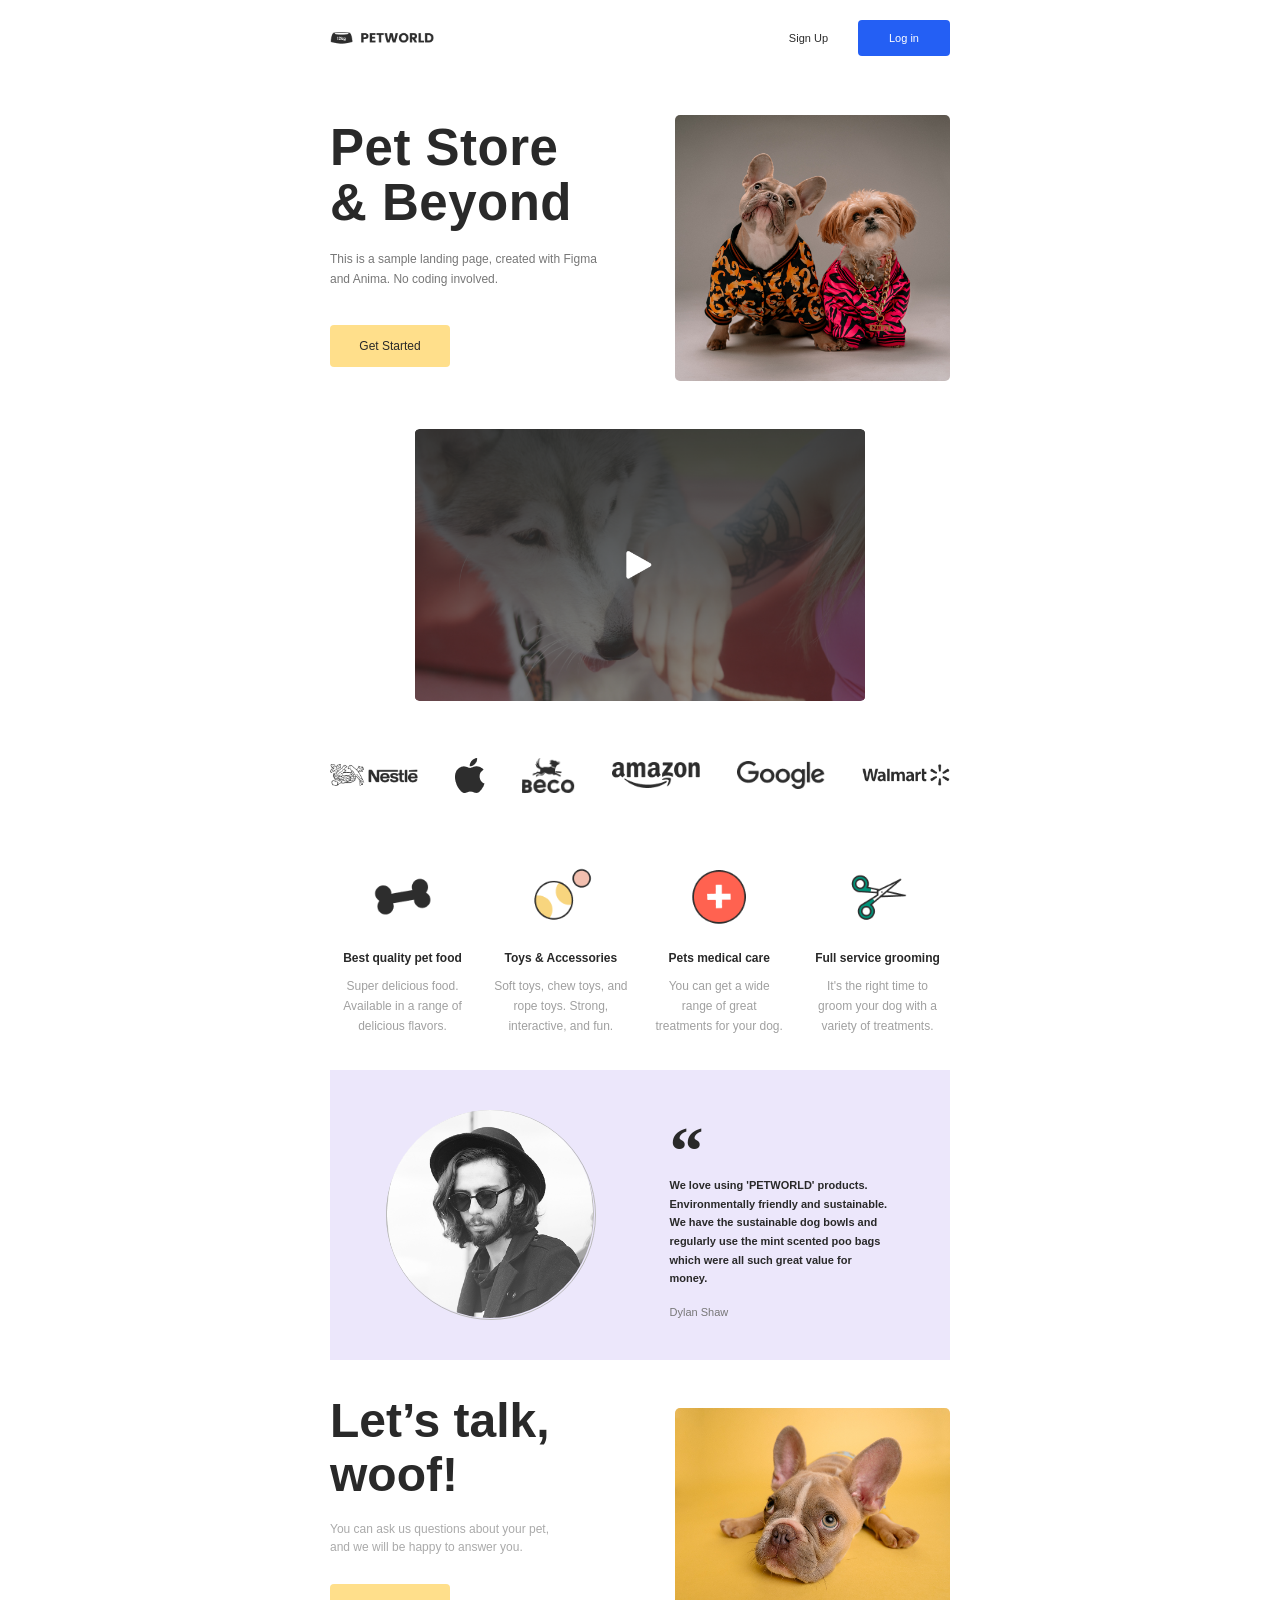
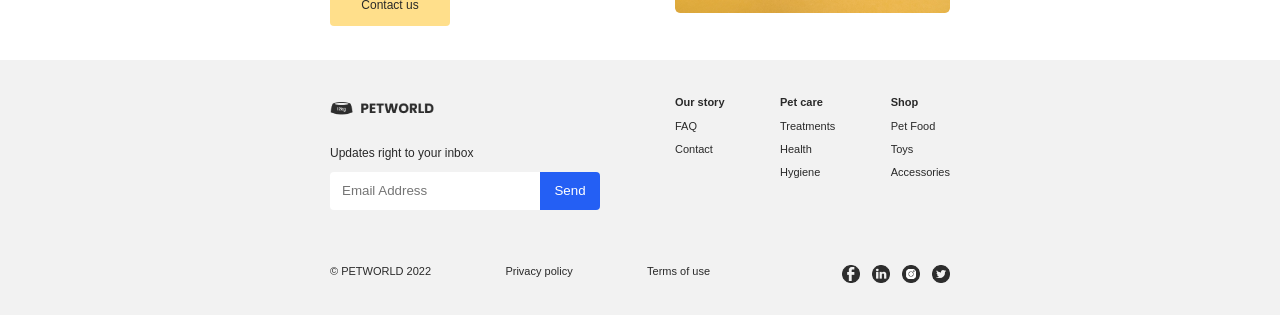
<file: Pr2/index.html>
<!DOCTYPE html>
<html lang="en">
<head>
    <meta charset="UTF-8">
    <meta name="viewport" content="width=device-width, initial-scale=1.0">
    <title>Pet World</title>
    <link rel="stylesheet" href="style/style.css">
</head>
<body>
    <header class="header wrap">
        <img class="logo" src="Assets/Logo.png" alt="Petworld">
        <nav>
            <a href="#">Sign Up</a>
            <a class="login" href="#">Log in</a>
        </nav>
    </header>

    <main>
        <section class="hero wrap">
            <div class="hero-copy">
                <h1>Pet Store<br>&amp; Beyond</h1>
                <p>This is a sample landing page, created with Figma<br>and Anima. No coding involved.</p>
                <a class="button" href="#">Get Started</a>
            </div>
            <img class="hero-dogs" src="Assets/Dog2.png" alt="">
        </section>

        <section class="video-section wrap">
            <div class="video">
                <img src="Assets/Video.png" alt="">
            </div>
        </section>

        <section class="brands wrap">
            <img src="Assets/Nestle.png" alt="Nestle">
            <img src="Assets/Apple.png" alt="Apple">
            <img src="Assets/Beco.png" alt="Beco">
            <img src="Assets/Amazon.png" alt="Amazon">
            <img src="Assets/Google.png" alt="Google">
            <img src="Assets/Walmart.png" alt="Walmart">
        </section>

        <section class="features wrap">
            <div class="feature">
                <img src="Assets/Pet food icon.png" alt="">
                <h3>Best quality pet food</h3>
                <p>Super delicious food.<br>Available in a range of<br>delicious flavors.</p>
            </div>
            <div class="feature">
                <img src="Assets/Accessories icon.png" alt="">
                <h3>Toys &amp; Accessories</h3>
                <p>Soft toys, chew toys, and<br>rope toys. Strong,<br>interactive, and fun.</p>
            </div>
            <div class="feature">
                <img src="Assets/Medical icon.png" alt="">
                <h3>Pets medical care</h3>
                <p>You can get a wide<br>range of great<br>treatments for your dog.</p>
            </div>
            <div class="feature">
                <img src="Assets/Grooming icon.png" alt="">
                <h3>Full service grooming</h3>
                <p>It's the right time to<br>groom your dog with a<br>variety of treatments.</p>
            </div>
        </section>

        <section class="testimonial wrap">
            <div class="portrait">
                <img src="Assets/Person.png" alt="Dylan Shaw">
            </div>
            <div class="quote">
                <div class="marks">&ldquo;</div>
                <strong>We love using 'PETWORLD' products.<br>Environmentally friendly and sustainable.<br>We have the sustainable dog bowls and<br>regularly use the mint scented poo bags<br>which were all such great value for money.</strong>
                <span>Dylan Shaw</span>
            </div>
        </section>

        <section class="contact wrap">
            <div class="contact-copy">
                <h2>Let&rsquo;s talk,<br>woof!</h2>
                <p>You can ask us questions about your pet,<br>and we will be happy to answer you.</p>
                <a class="button" href="#">Contact us</a>
            </div>
            <img class="contact-dog" src="Assets/Dog1.png" alt="French bulldog">
        </section>
    </main>

    <footer class="footer">
        <div class="footer-top wrap">
            <div class="subscribe">
                <img class="logo" src="Assets/Logo.png" alt="Petworld">
                <p>Updates right to your inbox</p>
                <form>
                    <input type="email" placeholder="Email Address">
                    <button type="submit">Send</button>
                </form>
            </div>
            <div class="footer-links">
                <div><h4>Our story</h4><a href="#">FAQ</a><a href="#">Contact</a></div>
                <div><h4>Pet care</h4><a href="#">Treatments</a><a href="#">Health</a><a href="#">Hygiene</a></div>
                <div><h4>Shop</h4><a href="#">Pet Food</a><a href="#">Toys</a><a href="#">Accessories</a></div>
            </div>
        </div>
        <div class="footer-bottom wrap">
            <div class="legal"><span>&copy; PETWORLD 2022</span><a href="#">Privacy policy</a><a href="#">Terms of use</a></div>
            <div class="social"><img src="Assets/Facebook.png" alt="Facebook"><img src="Assets/Linkedin.png" alt="LinkedIn"><img src="Assets/Instagram.png" alt="Instagram"><img src="Assets/Twitter.png" alt="Twitter"></div>
        </div>
    </footer>
</body>
</html>
</file>
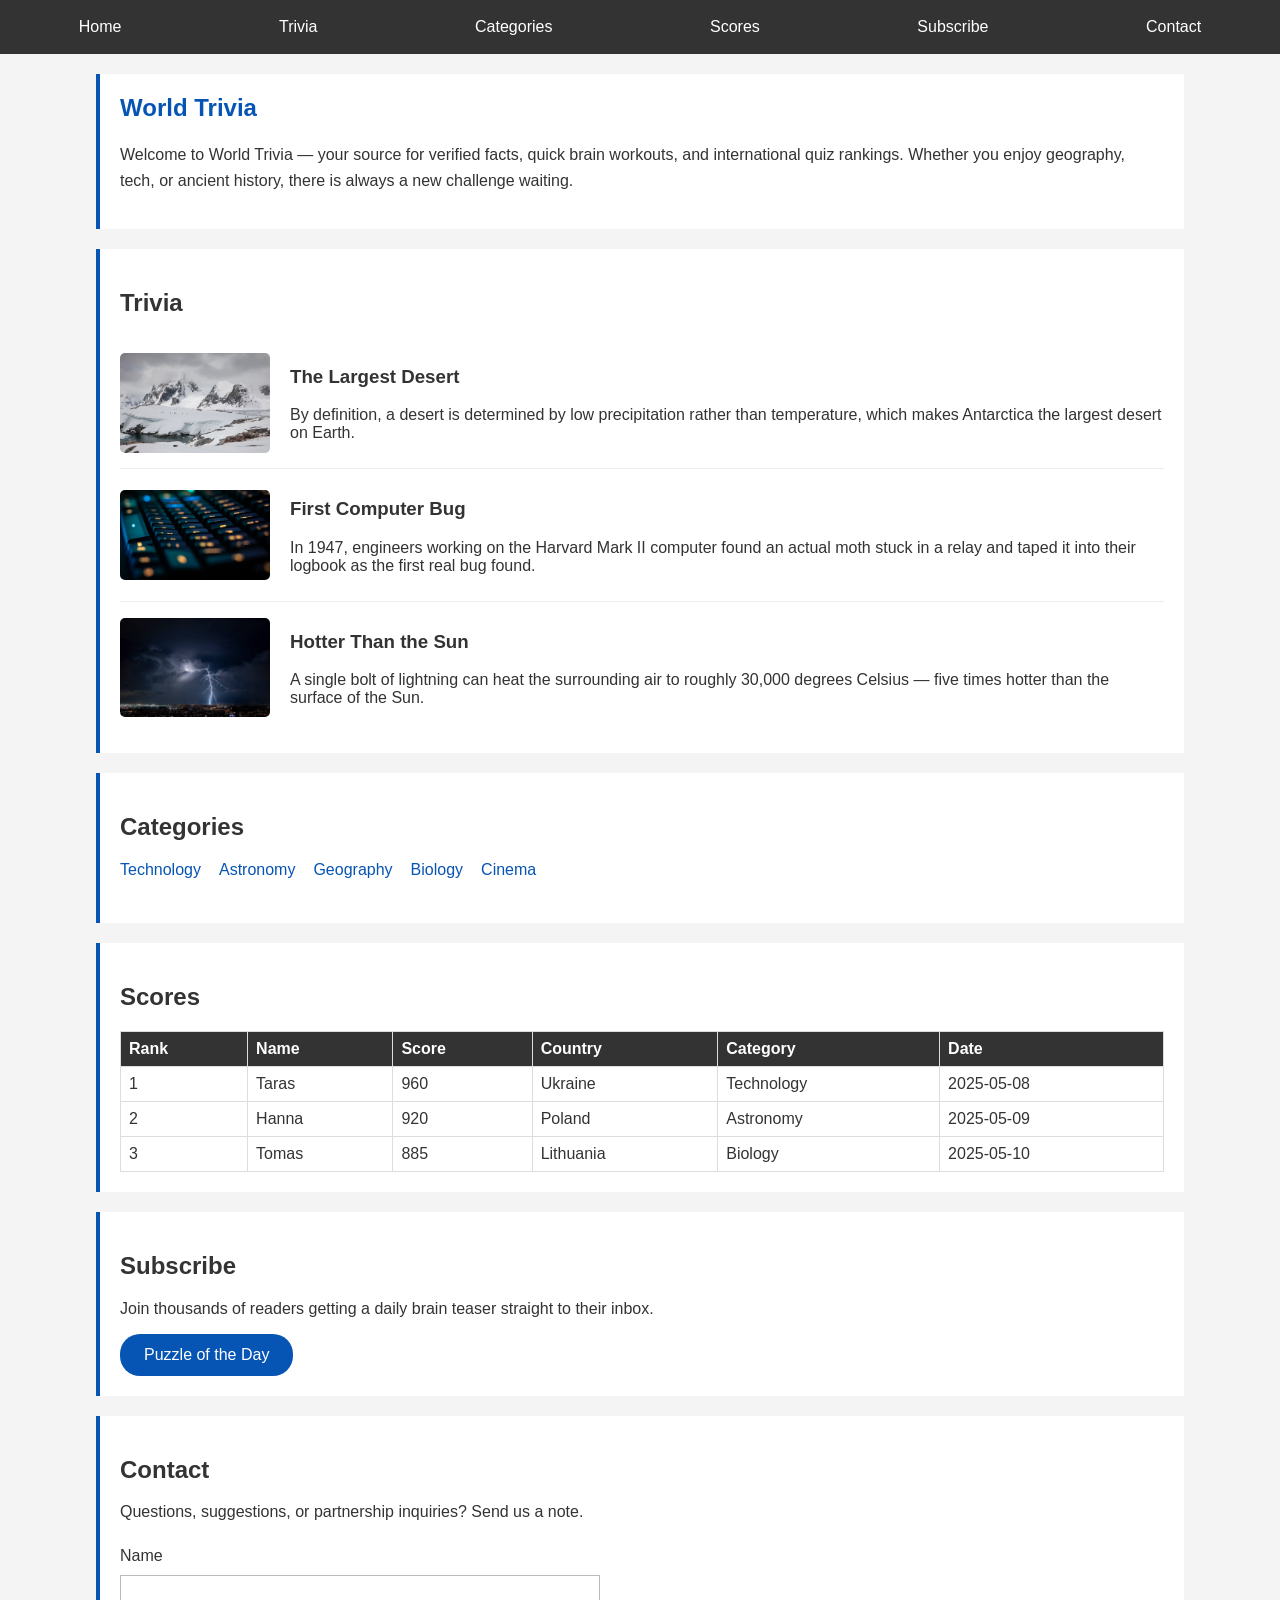
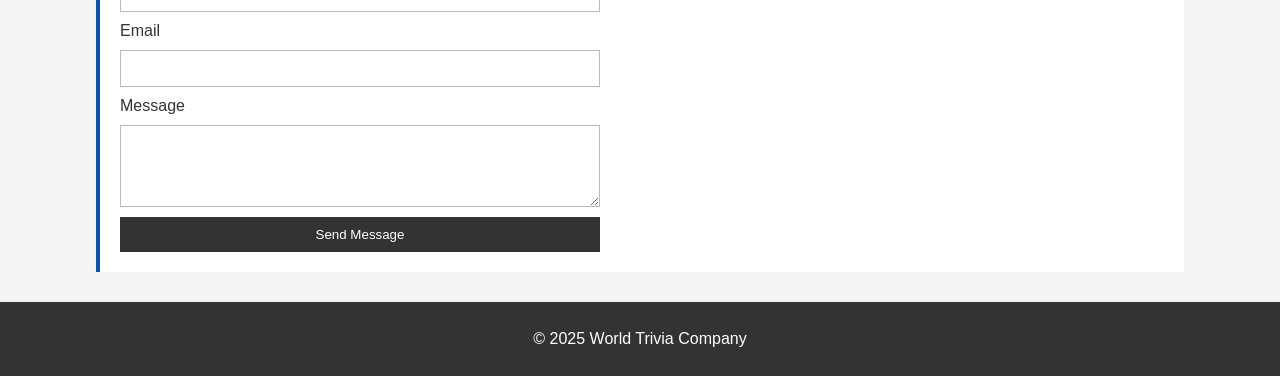
<file: Pr3/index.html>
<!DOCTYPE html>
<html lang="en">
<head>
    <meta charset="UTF-8">
    <meta name="viewport" content="width=device-width, initial-scale=1.0">
    <title>World Trivia Company</title>
    <link rel="stylesheet" href="css/style.css">
</head>
<body>
    <header>
        <nav aria-label="Primary menu">
            <ul>
                <li><a href="#home">Home</a></li>
                <li><a href="#trivia">Trivia</a></li>
                <li><a href="#categories">Categories</a></li>
                <li><a href="#scores">Scores</a></li>
                <li><a href="#subscribe">Subscribe</a></li>
                <li><a href="#contact">Contact</a></li>
            </ul>
        </nav>
    </header>

    <main>
        <section id="home">
            <h1>World Trivia</h1>
            <p>Welcome to World Trivia — your source for verified facts, quick brain workouts, and international quiz rankings. Whether you enjoy geography, tech, or ancient history, there is always a new challenge waiting.</p>
        </section>

        <section id="trivia">
            <h2>Trivia</h2>
            <div class="info-block">
                <img src="img/antarctica.jpg" alt="">
                <div>
                    <h3>The Largest Desert</h3>
                    <p>By definition, a desert is determined by low precipitation rather than temperature, which makes Antarctica the largest desert on Earth.</p>
                </div>
            </div>
            <div class="info-block">
                <img src="img/keyboard.jpg" alt="">
                <div>
                    <h3>First Computer Bug</h3>
                    <p>In 1947, engineers working on the Harvard Mark II computer found an actual moth stuck in a relay and taped it into their logbook as the first real bug found.</p>
                </div>
            </div>
            <div class="info-block">
                <img src="img/lightning.jpg" alt="">
                <div>
                    <h3>Hotter Than the Sun</h3>
                    <p>A single bolt of lightning can heat the surrounding air to roughly 30,000 degrees Celsius — five times hotter than the surface of the Sun.</p>
                </div>
            </div>
        </section>

        <section id="categories">
            <h2>Categories</h2>
            <ul>
                <li><a href="#categories">Technology</a></li>
                <li><a href="#categories">Astronomy</a></li>
                <li><a href="#categories">Geography</a></li>
                <li><a href="#categories">Biology</a></li>
                <li><a href="#categories">Cinema</a></li>
            </ul>
        </section>

        <section id="scores">
            <h2>Scores</h2>
            <table>
                <thead>
                    <tr>
                        <th>Rank</th>
                        <th>Name</th>
                        <th>Score</th>
                        <th>Country</th>
                        <th>Category</th>
                        <th>Date</th>
                    </tr>
                </thead>
                <tbody>
                    <tr>
                        <td>1</td>
                        <td>Taras</td>
                        <td>960</td>
                        <td>Ukraine</td>
                        <td>Technology</td>
                        <td>2025-05-08</td>
                    </tr>
                    <tr>
                        <td>2</td>
                        <td>Hanna</td>
                        <td>920</td>
                        <td>Poland</td>
                        <td>Astronomy</td>
                        <td>2025-05-09</td>
                    </tr>
                    <tr>
                        <td>3</td>
                        <td>Tomas</td>
                        <td>885</td>
                        <td>Lithuania</td>
                        <td>Biology</td>
                        <td>2025-05-10</td>
                    </tr>
                </tbody>
            </table>
        </section>

        <section id="subscribe">
            <h2>Subscribe</h2>
            <p>Join thousands of readers getting a daily brain teaser straight to their inbox.</p>
            <button type="button" class="puzzle-btn" aria-label="Subscribe to Puzzle of the Day">
                Puzzle of the Day <span class="sr-text">Open subscription</span>
            </button>
        </section>

        <section id="contact">
            <h2>Contact</h2>
            <p>Questions, suggestions, or partnership inquiries? Send us a note.</p>
            <form action="#" method="post">
                <label for="f-name">Name</label>
                <input type="text" id="f-name" name="name" required>

                <label for="f-email">Email</label>
                <input type="email" id="f-email" name="email" required>

                <label for="f-msg">Message</label>
                <textarea id="f-msg" name="message" rows="4" required></textarea>

                <button type="submit">Send Message</button>
            </form>
        </section>
    </main>

    <footer>
        <p>&copy; 2025 World Trivia Company</p>
    </footer>
</body>
</html>
</file>
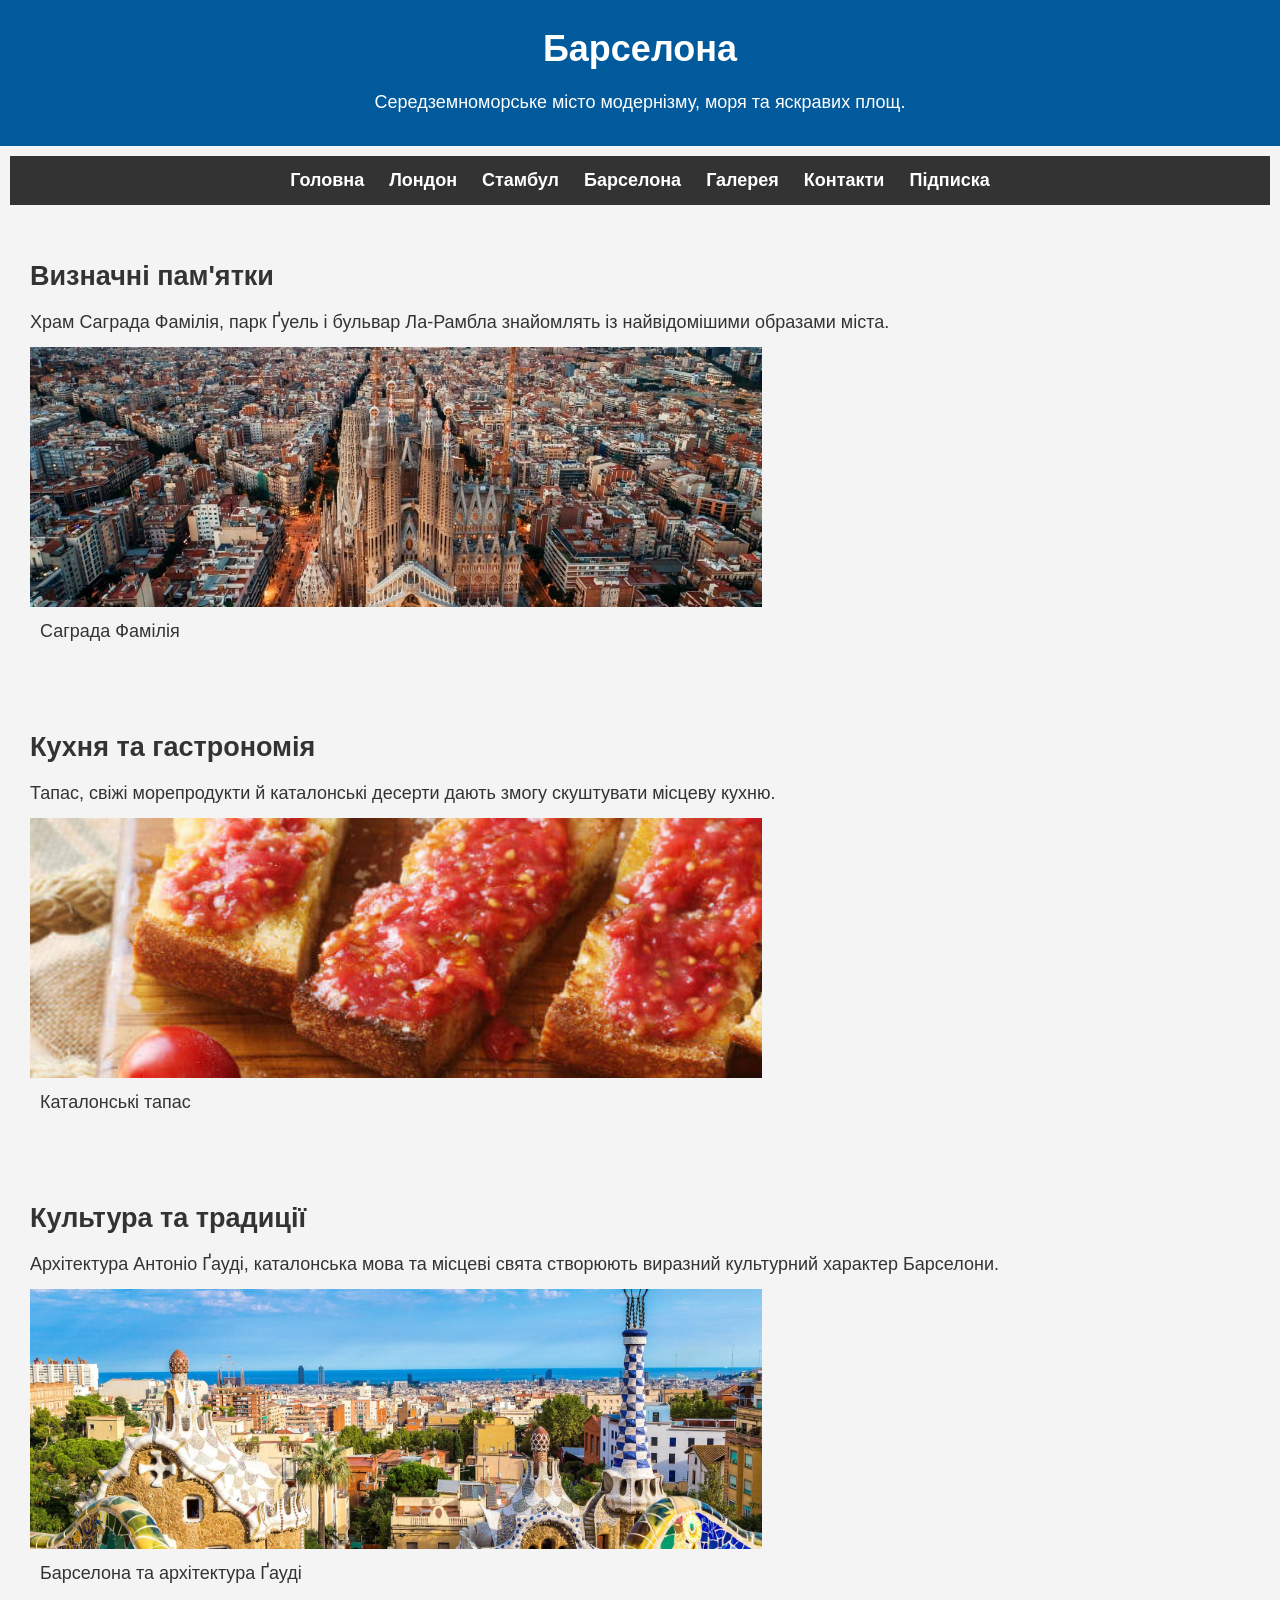
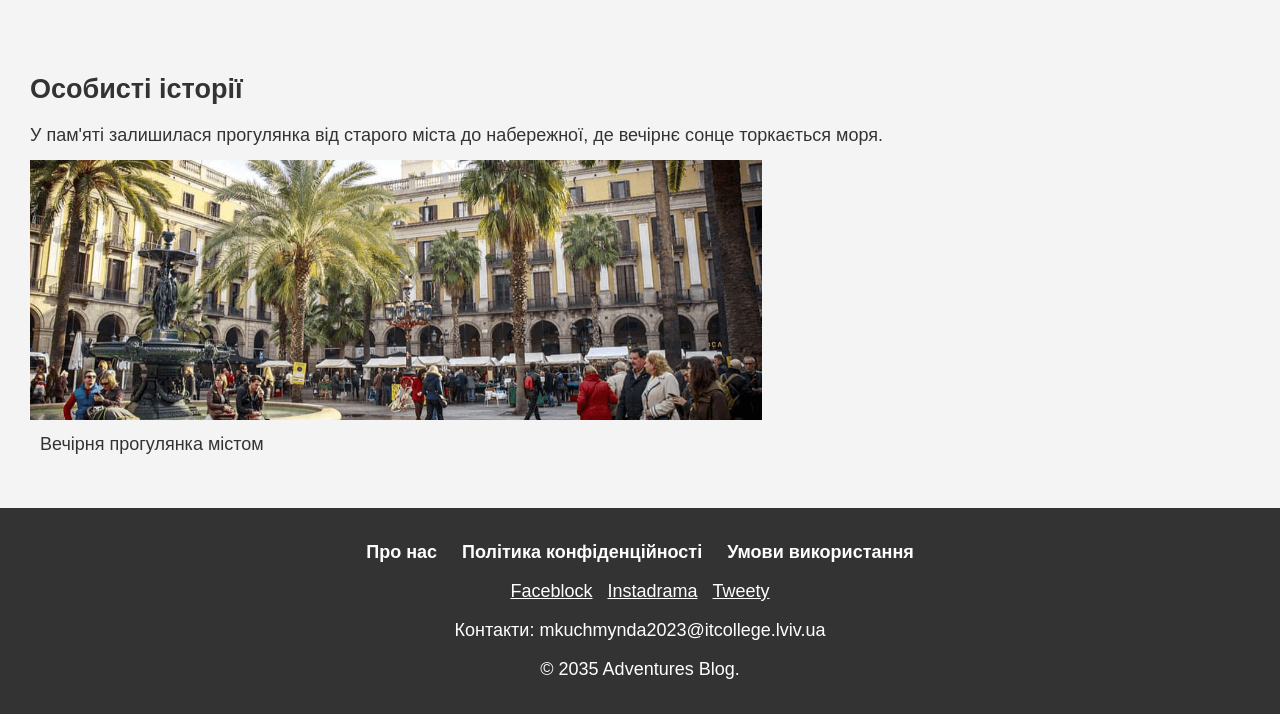
<file: Pr1/barcelona.html>
<!DOCTYPE html>
<html lang="uk">
<head>
    <meta charset="UTF-8">
    <title>Барселона — Global Adventures Blog</title>
    <link rel="stylesheet" href="css/style.css">
</head>
<body>
    <header>
        <h1>Барселона</h1>
        <p>Середземноморське місто модернізму, моря та яскравих площ.</p>
    </header>
    
    <nav>
        <ul>
            <li><a href="index.html">Головна</a></li>
            <li><a href="london.html">Лондон</a></li>
            <li><a href="istanbul.html">Стамбул</a></li>
            <li><a href="barcelona.html">Барселона</a></li>
            <li><a href="gallery.html">Галерея</a></li>
            <li><a href="contact.html">Контакти</a></li>
            <li><a href="subscribe.html">Підписка</a></li>
        </ul>
    </nav>

    <main>
        <section>
            <h2>Визначні пам'ятки</h2>
            <p>Храм Саграда Фамілія, парк Ґуель і бульвар Ла-Рамбла знайомлять із найвідомішими образами міста.</p>
            <figure>
                <img src="img/barcelona1.jpg" alt="Саграда Фамілія в Барселоні">
                <figcaption>Саграда Фамілія</figcaption>
            </figure>
        </section>
        <section>
            <h2>Кухня та гастрономія</h2>
            <p>Тапас, свіжі морепродукти й каталонські десерти дають змогу скуштувати місцеву кухню.</p>
            <figure>
                <img src="img/barcelona_food.jpg" alt="Тапас каталонської кухні">
                <figcaption>Каталонські тапас</figcaption>
            </figure>
        </section>
        <section>
            <h2>Культура та традиції</h2>
            <p>Архітектура Антоніо Ґауді, каталонська мова та місцеві свята створюють виразний культурний характер Барселони.</p>
            <figure>
                <img src="img/barcelona_culture.jpg" alt="Архітектура Ґауді в Барселоні">
                <figcaption>Барселона та архітектура Ґауді</figcaption>
            </figure>
        </section>
        <section>
            <h2>Особисті історії</h2>
            <p>У пам'яті залишилася прогулянка від старого міста до набережної, де вечірнє сонце торкається моря.</p>
            <figure>
                <img src="img/barcelona2.png" alt="Вулиці Барселони">
                <figcaption>Вечірня прогулянка містом</figcaption>
            </figure>
        </section>
    </main>

    <footer>
        <nav>
            <ul>
                <li><a href="#">Про нас</a></li>
                <li><a href="#">Політика конфіденційності</a></li>
                <li><a href="#">Умови використання</a></li>
            </ul>
        </nav>
        <div class="social-media">
            <a href="#">Faceblock</a>
            <a href="#">Instadrama</a>
            <a href="#">Tweety</a>
        </div>
        <p>Контакти: mkuchmynda2023@itcollege.lviv.ua</p>
        <p>&copy; 2035 Adventures Blog.</p>
    </footer>
</body>
</html>
</file>
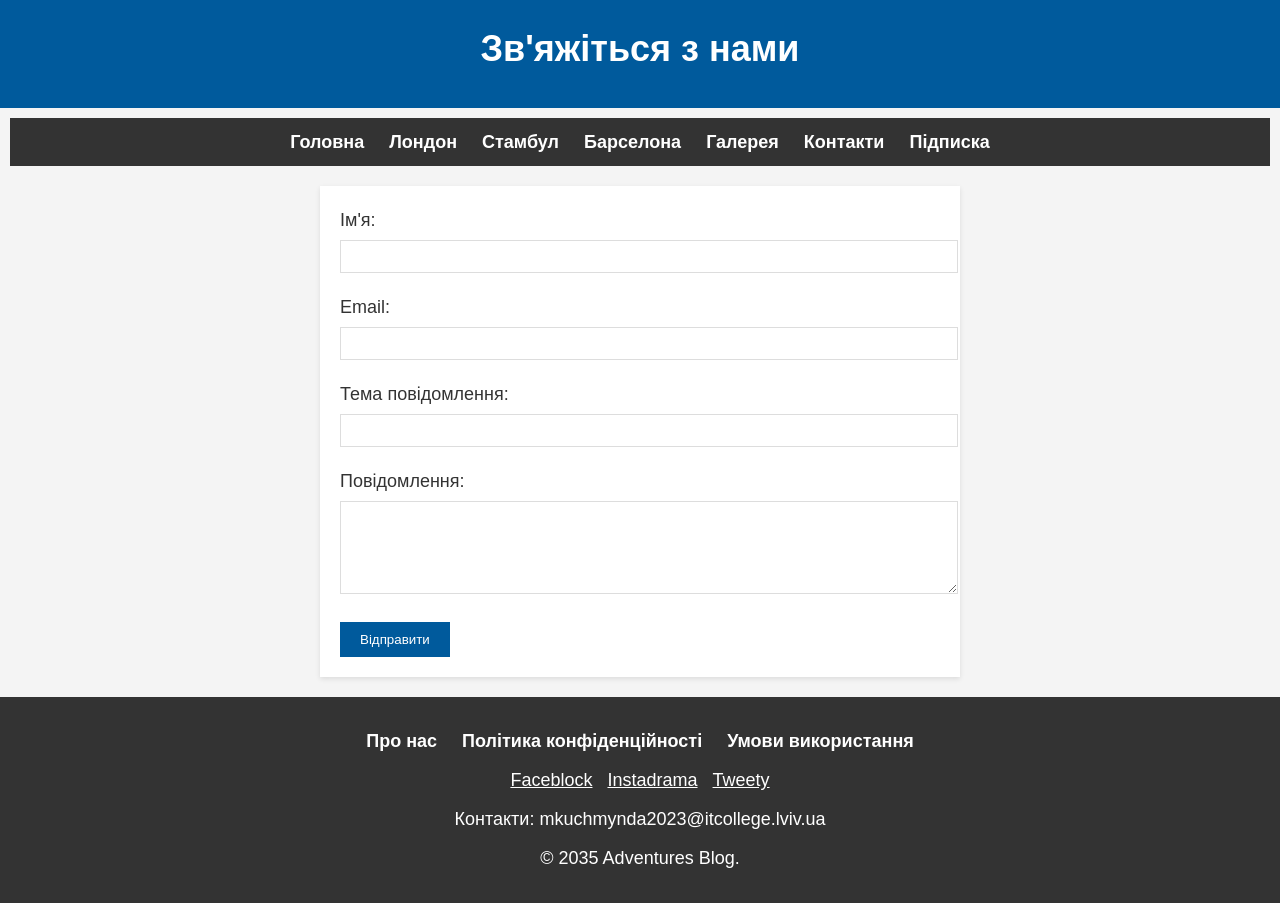
<file: Pr1/contact.html>
<!DOCTYPE html>
<html lang="uk">
<head>
    <meta charset="UTF-8">
    <title>Контакти</title>
    <link rel="stylesheet" href="css/style.css">
</head>
<body>
    <header>
        <h1>Зв'яжіться з нами</h1>
    </header>

    <nav>
        <ul>
            <li><a href="index.html">Головна</a></li>
            <li><a href="london.html">Лондон</a></li>
            <li><a href="istanbul.html">Стамбул</a></li>
            <li><a href="barcelona.html">Барселона</a></li>
            <li><a href="gallery.html">Галерея</a></li>
            <li><a href="contact.html">Контакти</a></li>
            <li><a href="subscribe.html">Підписка</a></li>
        </ul>
    </nav>

    <main>
        <form method="post" action="#">
            <label for="name">Ім'я:</label>
            <input type="text" id="name" name="name" required>

            <label for="email">Email:</label>
            <input type="email" id="email" name="email" required>

            <label for="subject">Тема повідомлення:</label>
            <input type="text" id="subject" name="subject">

            <label for="message">Повідомлення:</label>
            <textarea id="message" name="message" rows="5" required></textarea>

            <button type="submit">Відправити</button>
        </form>
    </main>

    <footer>
        <nav>
            <ul>
                <li><a href="#">Про нас</a></li>
                <li><a href="#">Політика конфіденційності</a></li>
                <li><a href="#">Умови використання</a></li>
            </ul>
        </nav>
        <div class="social-media">
            <a href="#">Faceblock</a>
            <a href="#">Instadrama</a>
            <a href="#">Tweety</a>
        </div>
        <p>Контакти: mkuchmynda2023@itcollege.lviv.ua</p>
        <p>&copy; 2035 Adventures Blog.</p>
    </footer>
</body>
</html>
</file>
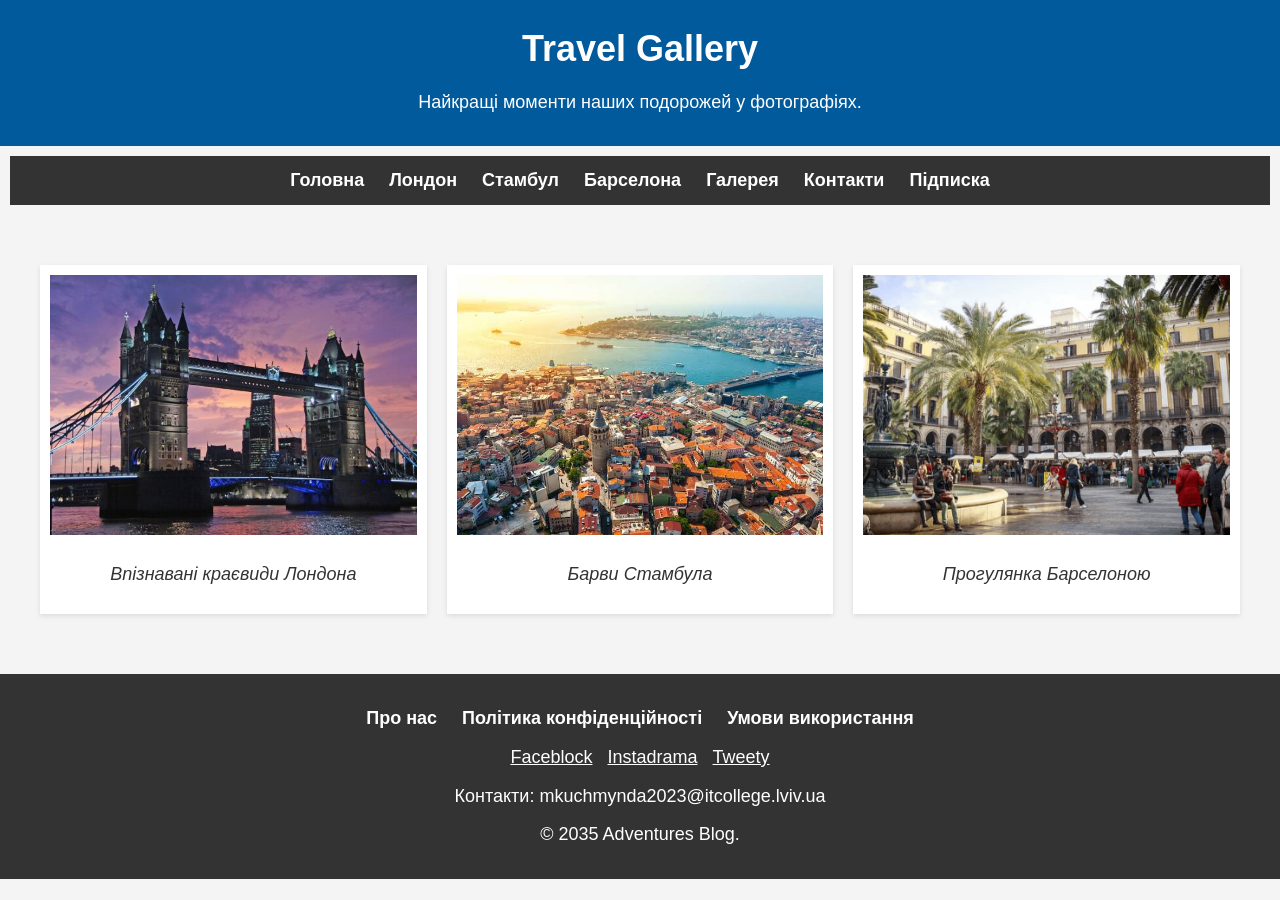
<file: Pr1/gallery.html>
<!DOCTYPE html>
<html lang="uk">
<head>
    <meta charset="UTF-8">
    <title>Галерея - Global Adventures Blog</title>
    <link rel="stylesheet" href="css/style.css">
</head>
<body>
    <header>
        <h1>Travel Gallery</h1>
        <p>Найкращі моменти наших подорожей у фотографіях.</p>
    </header>

    <nav>
        <ul>
            <li><a href="index.html">Головна</a></li>
            <li><a href="london.html">Лондон</a></li>
            <li><a href="istanbul.html">Стамбул</a></li>
            <li><a href="barcelona.html">Барселона</a></li>
            <li><a href="gallery.html">Галерея</a></li>
            <li><a href="contact.html">Контакти</a></li>
            <li><a href="subscribe.html">Підписка</a></li>
        </ul>
    </nav>

    <main>
        <section id="photo-gallery">
            <ul>
                <li>
                    <figure>
                        <img src="img/london2.jpg" alt="Тауерський міст у Лондоні">
                        <figcaption>Впізнавані краєвиди Лондона</figcaption>
                    </figure>
                </li>
                <li>
                    <figure>
                        <img src="img/istanbul2.jpg" alt="Вулиці Стамбула">
                        <figcaption>Барви Стамбула</figcaption>
                    </figure>
                </li>
                <li>
                    <figure>
                        <img src="img/barcelona2.png" alt="Вулиця Барселони">
                        <figcaption>Прогулянка Барселоною</figcaption>
                    </figure>
                </li>
            </ul>
        </section>
    </main>

    <footer>
        <nav>
            <ul>
                <li><a href="#">Про нас</a></li>
                <li><a href="#">Політика конфіденційності</a></li>
                <li><a href="#">Умови використання</a></li>
            </ul>
        </nav>
        <div class="social-media">
            <a href="#">Faceblock</a>
            <a href="#">Instadrama</a>
            <a href="#">Tweety</a>
        </div>
        <p>Контакти: mkuchmynda2023@itcollege.lviv.ua</p>
        <p>&copy; 2035 Adventures Blog.</p>
    </footer>
</body>
</html>
</file>
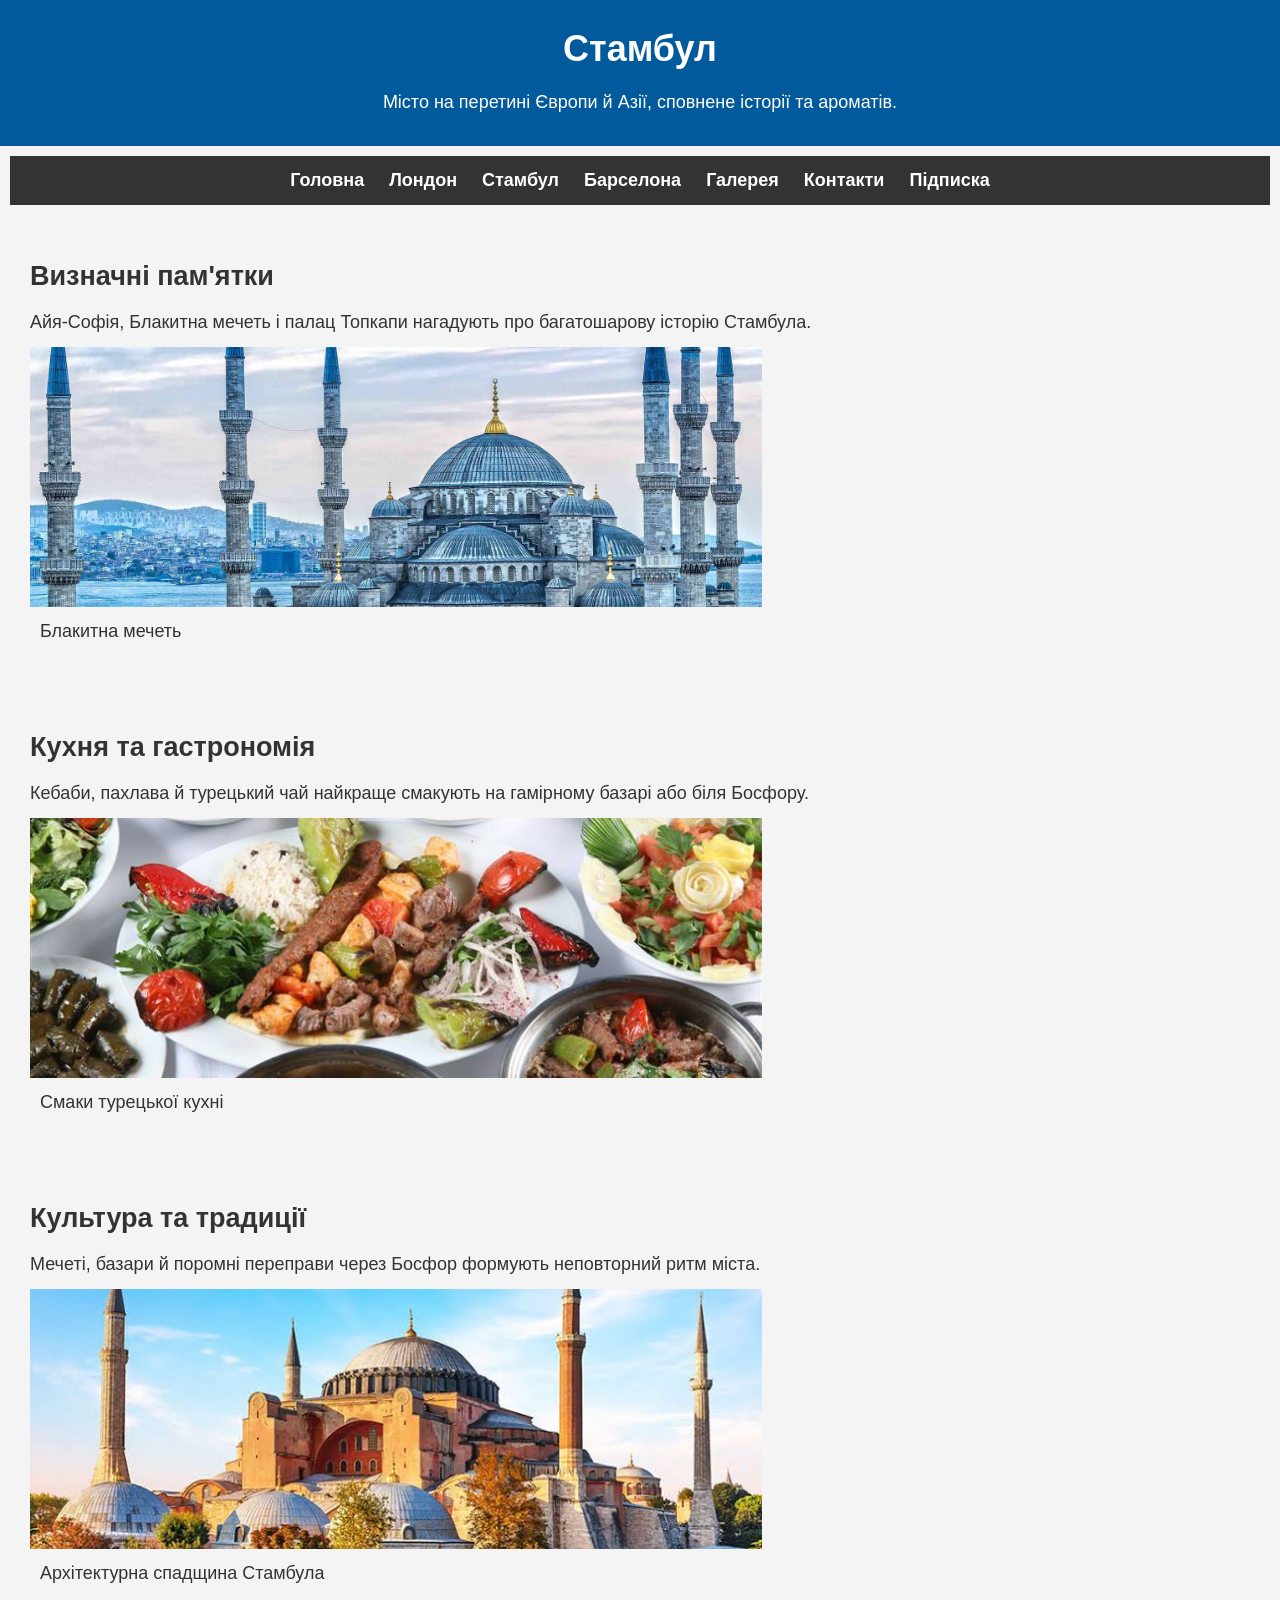
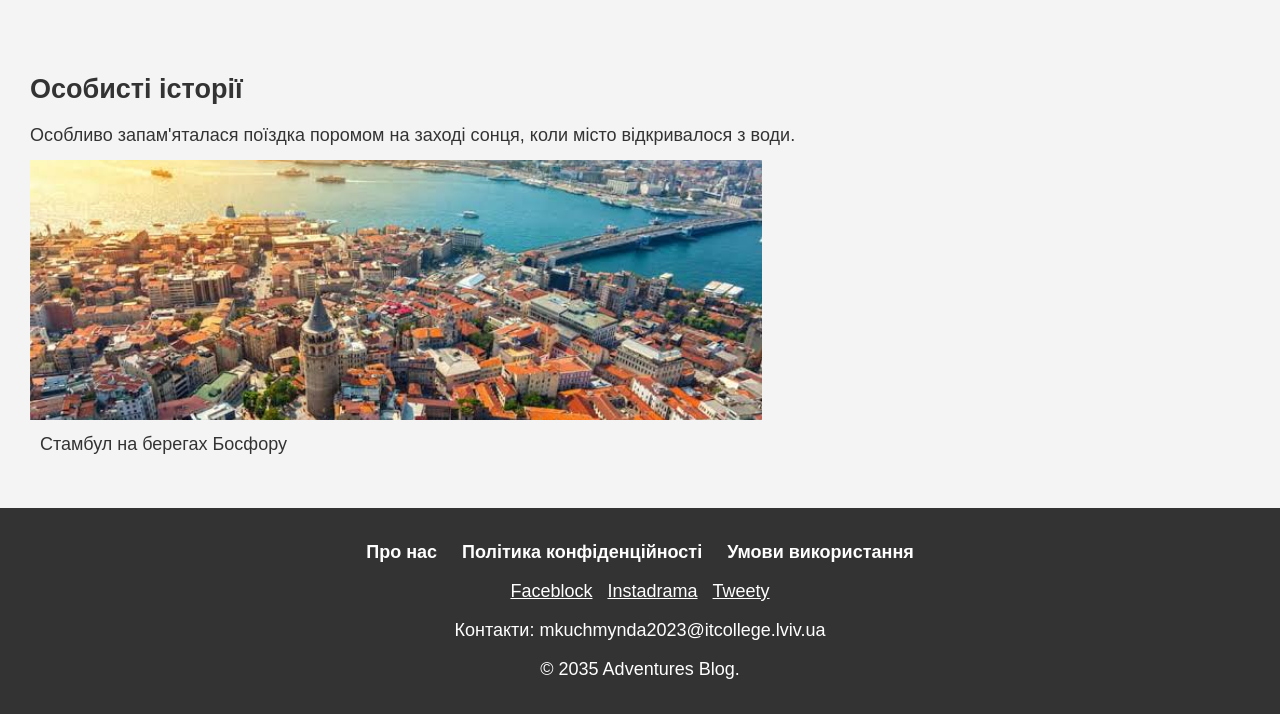
<file: Pr1/istanbul.html>
<!DOCTYPE html>
<html lang="uk">
<head>
    <meta charset="UTF-8">
    <title>Стамбул — Global Adventures Blog</title>
    <link rel="stylesheet" href="css/style.css">
</head>
<body>
    <header>
        <h1>Стамбул</h1>
        <p>Місто на перетині Європи й Азії, сповнене історії та ароматів.</p>
    </header>
    
    <nav>
        <ul>
            <li><a href="index.html">Головна</a></li>
            <li><a href="london.html">Лондон</a></li>
            <li><a href="istanbul.html">Стамбул</a></li>
            <li><a href="barcelona.html">Барселона</a></li>
            <li><a href="gallery.html">Галерея</a></li>
            <li><a href="contact.html">Контакти</a></li>
            <li><a href="subscribe.html">Підписка</a></li>
        </ul>
    </nav>

    <main>
        <section>
            <h2>Визначні пам'ятки</h2>
            <p>Айя-Софія, Блакитна мечеть і палац Топкапи нагадують про багатошарову історію Стамбула.</p>
            <figure>
                <img src="img/istanbul1.jpg" alt="Блакитна мечеть у Стамбулі">
                <figcaption>Блакитна мечеть</figcaption>
            </figure>
        </section>
        <section>
            <h2>Кухня та гастрономія</h2>
            <p>Кебаби, пахлава й турецький чай найкраще смакують на гамірному базарі або біля Босфору.</p>
            <figure>
                <img src="img/istanbul_food.jpg" alt="Традиційні турецькі страви">
                <figcaption>Смаки турецької кухні</figcaption>
            </figure>
        </section>
        <section>
            <h2>Культура та традиції</h2>
            <p>Мечеті, базари й поромні переправи через Босфор формують неповторний ритм міста.</p>
            <figure>
                <img src="img/istanbul_culture.jpg" alt="Історична архітектура Стамбула">
                <figcaption>Архітектурна спадщина Стамбула</figcaption>
            </figure>
        </section>
        <section>
            <h2>Особисті історії</h2>
            <p>Особливо запам'яталася поїздка поромом на заході сонця, коли місто відкривалося з води.</p>
            <figure>
                <img src="img/istanbul2.jpg" alt="Вулиці та краєвиди Стамбула">
                <figcaption>Стамбул на берегах Босфору</figcaption>
            </figure>
        </section>
    </main>

    <footer>
        <nav>
            <ul>
                <li><a href="#">Про нас</a></li>
                <li><a href="#">Політика конфіденційності</a></li>
                <li><a href="#">Умови використання</a></li>
            </ul>
        </nav>
        <div class="social-media">
            <a href="#">Faceblock</a>
            <a href="#">Instadrama</a>
            <a href="#">Tweety</a>
        </div>
        <p>Контакти: mkuchmynda2023@itcollege.lviv.ua</p>
        <p>&copy; 2035 Adventures Blog.</p>
    </footer>
</body>
</html>
</file>
<file: lab5/style.css>
* {
    box-sizing: border-box;
}

body {
    margin: 0;
    font-family: "Roboto Condensed", sans-serif;
}

#hero {
    position: relative;
    display: flex;
    height: 500px;
    align-items: flex-end;
    justify-content: center;
    background-color: rgb(46, 49, 146);
    background-position: center;
    background-repeat: no-repeat;
    background-size: cover;
}

#hero .shadow {
    position: absolute;
    inset: 0;
    background: linear-gradient(transparent 35%, rgb(37 39 117 / 90%));
}

.hero-content {
    position: relative;
    width: min(100% - 30px, 1100px);
    margin: 0 auto;
    padding-bottom: 48px;
    text-align: center;
}

#hero h1 {
    margin: 0;
    font-size: clamp(1.5rem, 3.7vw, 3rem);
    font-weight: 400;
    line-height: 1.15;
}

#hero a {
    color: #fff;
    text-decoration: none;
    transition: color 3s ease-out;
}

#hero a:hover,
#hero a:focus-visible {
    color: #00a1e4;
}

.shortcuts {
    display: grid;
    grid-template-columns: repeat(2, minmax(0, 1fr));
    align-items: stretch;
}

.shortcut {
    display: flex;
    min-height: 130px;
    align-items: center;
    justify-content: center;
    padding: 20px;
    color: #fff;
    text-align: center;
    text-decoration: none;
    background: #30358f;
    transition: color 0.25s ease-out;
}

.shortcut:nth-child(even) {
    background: #252775;
}

.shortcut h2 {
    display: flex;
    align-items: center;
    gap: 12px;
    margin: 0;
    font-size: clamp(1rem, 1.4vw, 1.25rem);
    font-weight: 400;
}

.shortcut i {
    color: #00a1e4;
    font-size: 1em;
}

@media (min-width: 768px) {
    .shortcuts {
        grid-template-columns: repeat(4, minmax(0, 1fr));
    }

    .shortcut {
        min-height: 125px;
    }
}

@media (max-width: 767px) {
    #hero {
        height: 70vw;
        min-height: 320px;
        max-height: 420px;
    }

    .hero-content {
        padding-bottom: 30px;
    }
}
</file>
<file: lab6/style/styles.css>
body {
    font-family: Arial, sans-serif;
    margin: 0;
    padding: 0;
}

header {
    text-align: center;
    background: #4CAF50;
    color: white;
    padding: 10px 0;
    position: static;
    top: 0;
    z-index: 1;
    box-shadow: 0 2px 4px rgba(0, 0, 0, 0.1);
}

section {
    padding: 20px;
}

h2 {
    position: static;
    top: 0;
    background: #f9f9f9;
    padding: 10px 0;
    margin: 0;
    z-index: 1;
    border-bottom: 1px solid #ddd;
}

/* Секція 1 */
#section-1 img {
    float: left;
    margin-right: 20px;
    width: 250px;
    height: 250px;
}

.text {
    text-align: justify;
}

.clear {
    clear: both;
}

/* Секція 2 */
.multicolumn-text {
    column-width: 300px;
    column-gap: 20px;
    column-count: 2;
 /* Текст у 2 колонки */
}


/* Секція 3 */
#subscribe-button {
    padding: 10px 20px;
    font-size: 16px;
    background-color: #4CAF50;
    color: white;
    border: none;
    cursor: pointer;
}

#subscribe-button:hover {
    background-color: #45a049;
}

/* Модальне вікно */
#modal.hidden {
    display: none;
}

#modal {
    position: fixed;
    top: 0;
    left: 0;
    width: 100%;
    height: 100%;
    background: rgba(0, 0, 0, 0.5);
    display: flex;
    justify-content: center;
    align-items: center;
    z-index: 1000;
}

.modal-content {
    background: white;
    width: 50%;
    height: 50%;
    padding: 20px;
    border-radius: 5px;
    text-align: center;
    box-shadow: 0 4px 8px rgba(0, 0, 0, 0.2);
}

input[type="email"] {
    padding: 10px;
    width: 80%;
    margin: 10px 0;
    font-size: 16px;
    box-sizing: border-box;
}

button[type="submit"] {
    padding: 10px 20px;
    background-color: #4CAF50;
    color: white;
    border: none;
    cursor: pointer;
}
</file>
<file: lab7/style.css>
* {
    box-sizing: border-box;
}

body {
    margin: 0;
    font-family: "Roboto Condensed", sans-serif;
}

#hero {
    position: relative;
    display: flex;
    height: 500px;
    align-items: flex-end;
    justify-content: center;
    background-color: rgb(46, 49, 146);
    background-position: center;
    background-repeat: no-repeat;
    background-size: cover;
}

#hero .shadow {
    position: absolute;
    inset: 0;
    background: linear-gradient(transparent 35%, rgb(37 39 117 / 90%));
}

.hero-content {
    position: relative;
    width: min(100% - 30px, 1100px);
    margin: 0 auto;
    padding-bottom: 48px;
    text-align: center;
}

#hero h1 {
    margin: 0;
    font-size: clamp(1.5rem, 3.7vw, 3rem);
    font-weight: 400;
    line-height: 1.15;
}

#hero a {
    color: #fff;
    text-decoration: none;
    transition: color 3s ease-out;
}

#hero a:hover,
#hero a:focus-visible {
    color: #00a1e4;
}

.shortcuts {
    display: grid;
    grid-template-columns: repeat(4, minmax(0, 1fr));
    align-items: stretch;
}

.shortcut {
    display: flex;
    min-height: 125px;
    align-items: center;
    justify-content: center;
    padding: 20px;
    color: #fff;
    text-align: center;
    text-decoration: none;
    background: #30358f;
    transition: color 0.25s ease-out;
}

.shortcut:nth-child(even) {
    background: #252775;
}

.shortcut h2 {
    display: flex;
    align-items: center;
    gap: 12px;
    margin: 0;
    font-size: clamp(1rem, 1.4vw, 1.25rem);
    font-weight: 400;
}

.shortcut i {
    color: #00a1e4;
    font-size: 1em;
}

.grid {
    display: grid;
    grid-template-columns: repeat(4, 1fr);
    grid-template-rows: repeat(2, auto);
    width: 1150px;
    margin: 0 auto;
    gap: 20px;
}

.img img {
    width: 100%;
    height: 100%;
    object-fit: cover;
    border-bottom: 3px solid #757575;
    background-color: #F6F6F6;
}

.date {
    position: absolute;
    left: 16px;
    top: 142px;
    background-color: #757575;
    color: #FFFFFF;
    text-decoration: none;
    text-align: center;
    width: 160px;
    height: 18px;
    font-size: 13px;
    font-weight: 400;
    align-items: center;
}

.news_block {
    position: relative;
    width: 265px;
    min-height: 300px;
    height: auto;
}

.text {
    color: #0076A8;
    font-size: 18px;
    font-weight: bold;
    padding: 15px 20px;
    background-color: #F6F6F6;
}

.header {
    text-align: center;
    font-size: 28px;
    color: #0076A8;
    font-weight: 350;
    margin-bottom: 20px;
}
.header a {
    border-bottom: 2px solid #0076A8;
}

.hero {
    background-image: url("../img/hero_background.png");
    background-size: cover;
    width: 100%;
}

.hero a {
    display: block;
    text-align: center;
    font-family: "Roboto Condensed", sans-serif;
    font-size: 50px;
    color: #ffffff;
    font-weight: 450;
    padding: 20px 0;
}
.hero .shadow {
    background: linear-gradient(180deg, rgba(46, 49, 146, 0), rgba(46, 49, 146, 1));
    height: 200px;
    padding: 180px 0 0 0;
}
.hero .space {
    height: 200px;
}
</file>
<file: Pr1/css/style.css>
body, h1, h2, h3, p, ul, li, figure, figcaption {
    margin: 10px;
    padding: 0;
    list-style: none;
    font-family: 'Arial', sans-serif;
}

body {
    margin: 0;
    padding: 0;
    line-height: 1.6;
    font-size: 18px;
    color: #333;
    background-color: #f4f4f4;
}

/* Header */
header {
    background: #005A9C;
    color: #fff;
    padding: 20px;
    text-align: center;
}

header h1 {
    margin: 0 0 10px;
}

nav ul {
    background: #333;
    text-align: center;
    padding: 10px 0;
}

nav ul li {
    display: inline;
    margin: 0 10px;
}

nav ul li a {
    color: white;
    text-decoration: none;
    font-weight: bold;
}

section {
    padding: 20px;
    margin: 20px 0;
}

#photo-gallery ul {
    display: flex;
    flex-wrap: wrap;
    justify-content: space-around;
}

#photo-gallery li {
    width: calc(33.333% - 20px);
    margin: 10px;
    background: #fff;
    box-shadow: 0 2px 5px rgba(0,0,0,0.1);
}

#photo-gallery img {
    width: 100%;
    height: 260px;
    object-fit: cover;
    display: block;
}

figure img {
    width: 60%;
    height: 260px;
    object-fit: cover;
    display: block;
}

#photo-gallery figcaption {
    padding: 15px;
    text-align: center;
    font-style: italic;
}

/* Form Styles */
form {
    max-width: 600px;
    margin: 20px auto;
    padding: 20px;
    background: #fff;
    box-shadow: 0 2px 5px rgba(0,0,0,0.1);
}

form label {
    display: block;
    margin-bottom: 5px;
}

form input[type="text"],
form input[type="email"],
form textarea {
    width: 100%;
    padding: 8px;
    margin-bottom: 20px;
    border: 1px solid #ddd;
}

form button {
    display: inline-block;
    background: #005A9C;
    color: #fff;
    border: none;
    padding: 10px 20px;
    cursor: pointer;
}

form button:hover {
    background: #004080;
}

/* Footer */
footer {
    background: #333;
    color: #fff;
    padding: 20px 0;
    text-align: center;
}

footer nav ul {
    padding: 0;
    list-style: none;
}

footer nav ul li {
    display: inline;
    margin: 0 10px;
}

footer nav ul li a {
    color: #fff;
    text-decoration: none;
}

footer .social-media a {
    display: inline-block;
    margin: 0 5px;
    color: #fff;
    /* Add additional styles for social media icons if using images or font icons */
}

footer p {
    margin: 10px 0;
}

footer a {
    color: #fff;
    text-decoration: underline; /* Consider removing underline if using buttons for CTA */
}

@media (max-width: 600px) {
    #photo-gallery img,
    figure img {
        height: 220px;
    }
}
</file>
<file: Pr2/style/style.css>
* {
    box-sizing: border-box;
}

body {
    zoom: 1;
    margin: 0;
    color: #292929;
    font-family: Arial, sans-serif;
    background: #fff;
}

a {
    color: inherit;
    text-decoration: none;
}

.wrap {
    width: 620px;
    margin-left: auto;
    margin-right: auto;
}

.header {
    height: 75px;
    display: flex;
    align-items: center;
    justify-content: space-between;
}

.logo {
    width: 104px;
}

.header nav {
    display: flex;
    align-items: center;
    gap: 12px;
    font-size: 11px;
}

.header nav a {
    padding: 12px 18px;
}

.header nav .login {
    width: 92px;
    text-align: center;
    color: #fff;
    background: #245ff4;
    border-radius: 4px;
}

.hero {
    height: 345px;
    display: flex;
    align-items: center;
    justify-content: space-between;
}

.hero-copy {
    padding-bottom: 8px;
}

h1 {
    margin: 0 0 20px;
    font-size: 51px;
    line-height: 1.08;
    letter-spacing: 0.5px;
}

.hero-copy p {
    margin: 0 0 36px;
    color: #777;
    font-size: 12px;
    line-height: 1.6;
}

.button {
    display: inline-block;
    min-width: 120px;
    padding: 14px 20px;
    background: #ffdf8b;
    border-radius: 4px;
    font-size: 12px;
    text-align: center;
}

.hero-dogs {
    width: 275px;
    height: 266px;
    object-fit: cover;
    border-radius: 5px;
}

.video-section {
    height: 290px;
    display: flex;
    justify-content: center;
    align-items: center;
}

.video {
    position: relative;
    width: 450px;
    height: 272px;
    overflow: hidden;
    border-radius: 4px;
}

.video img {
    width: 100%;
    height: 100%;
    object-fit: cover;
}

.brands {
    height: 130px;
    display: flex;
    align-items: center;
    justify-content: space-between;
}

.brands img {
    max-height: 35px;
    max-width: 88px;
    object-fit: contain;
}

.features {
    height: 230px;
    display: flex;
    justify-content: space-between;
    align-items: flex-start;
    padding-top: 24px;
}

.feature {
    width: 145px;
    text-align: center;
}

.feature img {
    width: 65px;
    height: 65px;
    object-fit: contain;
}

.feature h3 {
    margin: 18px 0 12px;
    font-size: 12px;
}

.feature p {
    margin: 0;
    color: #a0a0a0;
    font-size: 12px;
    line-height: 1.65;
}

.testimonial {
    height: 290px;
    display: flex;
    align-items: center;
    justify-content: center;
    background: #ECE7FB;
}

.portrait {
    position: relative;
    width: 280px;
    height: 210px;
}

.portrait:before {
    content: "";
    position: absolute;
    width: 208px;
    height: 208px;
    left: 28px;
    top: 0;
    border: 1px solid #bbb;
    border-radius: 50%;
}

.portrait img {
    position: absolute;
    width: 208px;
    height: 208px;
    object-fit: cover;
    border-radius: 50%;
    left: 28px;
}

.quote {
    width: 285px;
    height: 210px;
    padding: 24px 32px;
}

.marks {
    height: 42px;
    font-family: Georgia, serif;
    font-size: 68px;
    font-weight: bold;
    line-height: 35px;
}

.quote strong {
    display: block;
    font-size: 11px;
    line-height: 1.7;
}

.quote span {
    display: block;
    margin-top: 18px;
    color: #777;
    font-size: 11px;
}

.contact {
    height: 300px;
    display: flex;
    align-items: center;
    justify-content: space-between;
}

.contact-copy {
    width: 250px;
}

.contact h2 {
    margin: 0 0 18px;
    font-size: 48px;
    line-height: 1.12;
}

.contact-copy p {
    margin: 0 0 28px;
    color: #aaa;
    font-size: 12px;
    line-height: 1.5;
}

.contact-dog {
    width: 275px;
    height: 205px;
    object-fit: cover;
    border-radius: 5px;
}

.footer {
    height: 255px;
    background: #f2f2f2;
}

.footer-top {
    height: 205px;
    display: flex;
    align-items: flex-start;
    justify-content: space-between;
    padding-top: 36px;
}

.subscribe {
    width: 270px;
}

.subscribe p {
    margin: 22px 0 12px;
    font-size: 12px;
}

.subscribe form {
    display: flex;
}

.subscribe input {
    width: 210px;
    height: 38px;
    border: 0;
    border-radius: 4px 0 0 4px;
    padding: 0 12px;
}

.subscribe button {
    width: 60px;
    border: 0;
    border-radius: 0 4px 4px 0;
    background: #245ff4;
    color: #fff;
}

.footer-links {
    width: 275px;
    display: flex;
    justify-content: space-between;
}

.footer-links div {
    display: flex;
    flex-direction: column;
}

.footer-links h4 {
    margin: 0 0 12px;
    font-size: 11px;
}

.footer-links a {
    margin-bottom: 11px;
    font-size: 11px;
}

.footer-bottom {
    height: 50px;
    display: flex;
    align-items: flex-start;
    justify-content: space-between;
    font-size: 11px;
}

.legal {
    width: 380px;
    display: flex;
    justify-content: space-between;
}

.social {
    display: flex;
    gap: 12px;
}

.social img {
    width: 18px;
    height: 18px;
}
</file>
<file: Pr3/css/style.css>
body {
    font-family: Arial, sans-serif;
    font-size: 16px;
    color: #333;
    background-color: #f4f4f4;
    margin: 0;
    padding: 0;
}

header {
    background-color: #333;
    padding: 8px 0;
}

nav ul {
    list-style: none;
    padding: 0;
    margin: 0;
    display: flex;
    justify-content: space-around;
}

nav li {
    margin: 10px;
}

nav a {
    color: white;
    text-decoration: none;
}

nav a:hover {
    text-decoration: underline;
}

main {
    width: 85%;
    margin: 0 auto;
}

section {
    background-color: #ffffff;
    padding: 20px;
    margin: 20px 0;
    border-left: 4px solid #0654b3;
}

#home h1 {
    color: #0654b3;
    margin-top: 0;
}

#home p {
    line-height: 1.6;
}

.info-block {
    display: flex;
    align-items: center;
    padding: 10px 0;
    border-bottom: 1px solid #eee;
}

.info-block:last-child {
    border-bottom: none;
}

.info-block img {
    width: 150px;
    margin-right: 20px;
    border-radius: 5px;
}

#categories ul {
    list-style: none;
    padding: 0;
    display: flex;
    flex-wrap: wrap;
}

#categories li {
    margin-right: 18px;
    margin-bottom: 8px;
}

#categories a {
    color: #0654b3;
    text-decoration: none;
}

#categories a:hover {
    text-decoration: underline;
}

#scores table {
    width: 100%;
    border-collapse: collapse;
}

#scores th,
#scores td {
    padding: 8px;
    border: 1px solid #ddd;
    text-align: left;
}

#scores thead th {
    background-color: #333;
    color: white;
}

.puzzle-btn {
    padding: 12px 24px;
    background-color: #0654b3;
    color: white;
    border: none;
    border-radius: 20px;
    font-size: 16px;
    cursor: pointer;
    animation: heartbeat 2.2s infinite;
}

.puzzle-btn:hover {
    background-color: #043e85;
}

@keyframes heartbeat {
    0% {
        transform: scale(1);
        opacity: 1;
    }
    50% {
        transform: scale(1.05);
        opacity: 0.85;
    }
    100% {
        transform: scale(1);
        opacity: 1;
    }
}

#contact form {
    display: flex;
    flex-direction: column;
    max-width: 480px;
}

#contact label {
    margin-top: 10px;
}

#contact input,
#contact textarea {
    margin-top: 10px;
    padding: 10px;
    border: 1px solid #bbb;
    font-family: Arial, sans-serif;
}

#contact button {
    margin-top: 10px;
    padding: 10px;
    background-color: #333;
    color: white;
    border: none;
    cursor: pointer;
}

#contact button:hover {
    background-color: #0654b3;
}

footer {
    background-color: #333;
    color: white;
    text-align: center;
    padding: 12px;
    margin-top: 30px;
}

.sr-text {
    position: absolute;
    left: -9999px;
    width: 1px;
    height: 1px;
    overflow: hidden;
}

@media (max-width: 650px) {
    main {
        width: 94%;
    }

    .info-block {
        flex-direction: column;
        align-items: flex-start;
    }

    .info-block img {
        margin-right: 0;
        margin-bottom: 10px;
    }
}
</file>
